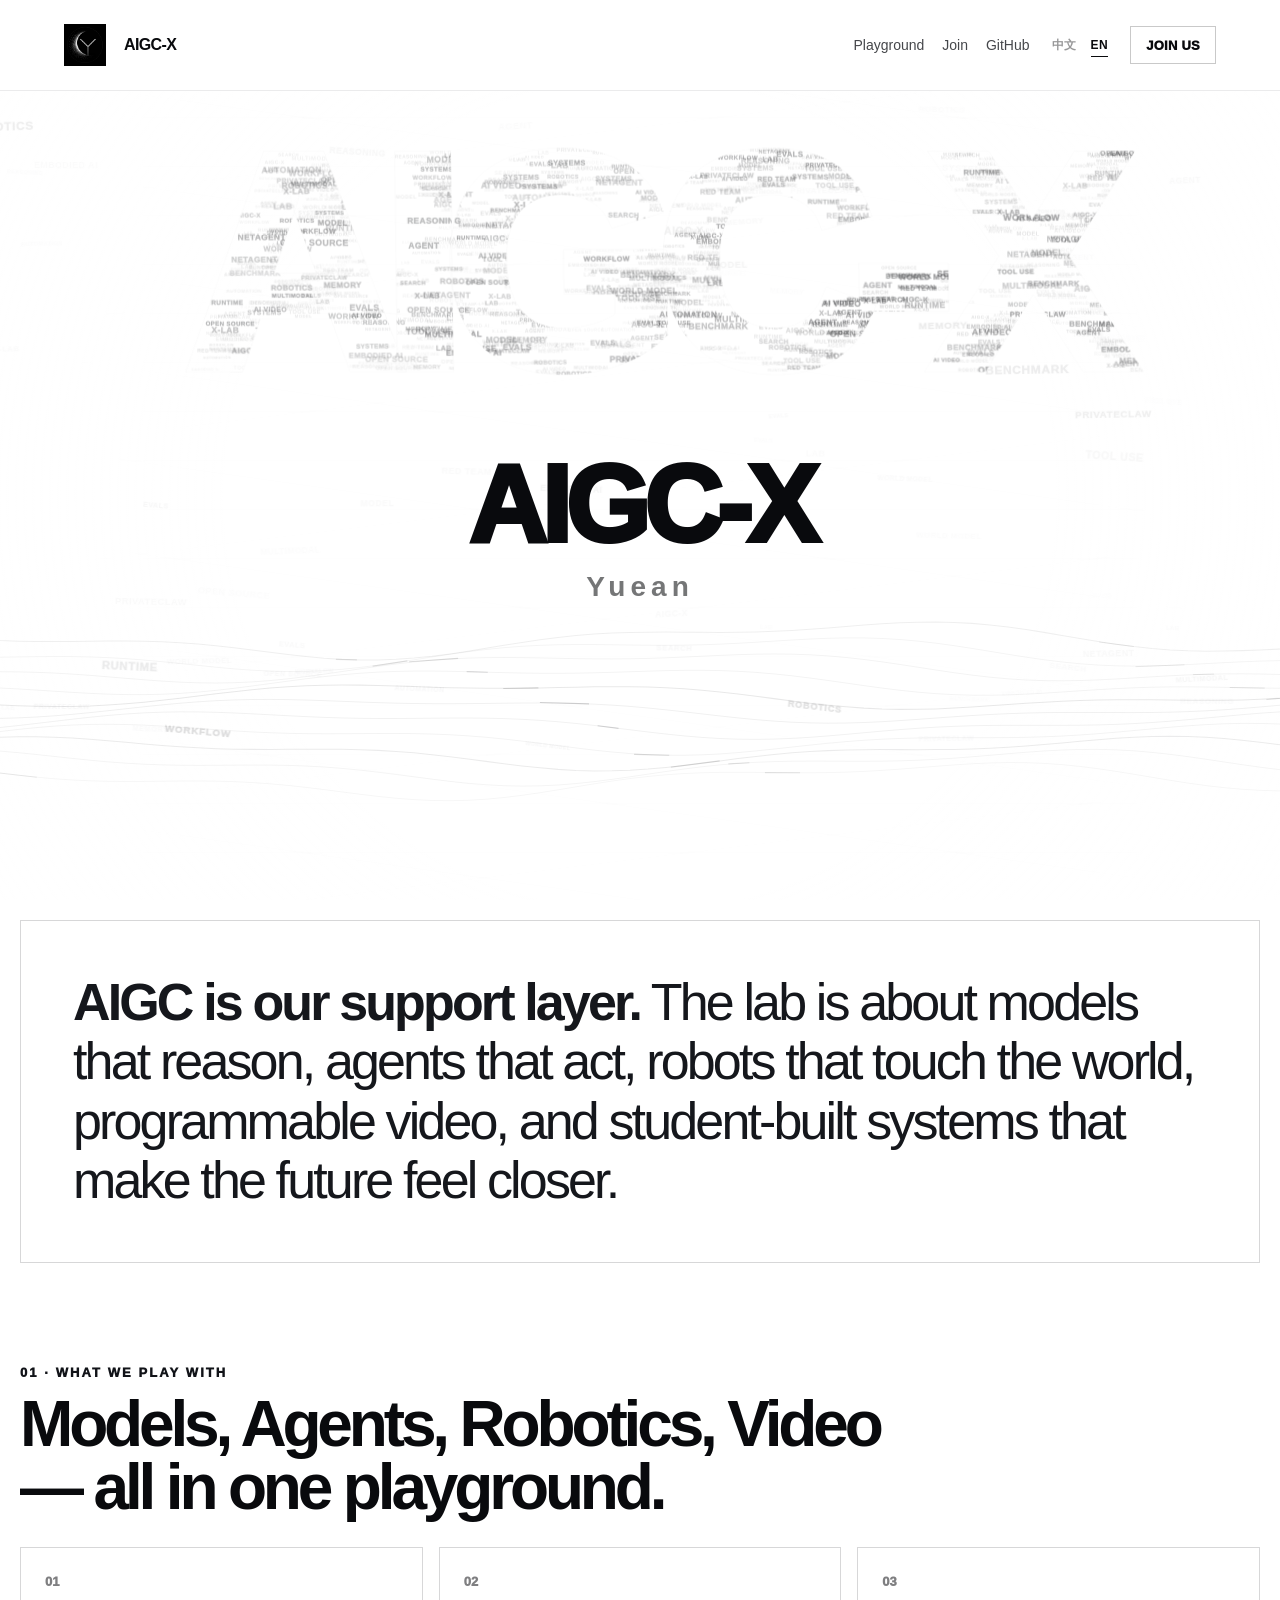
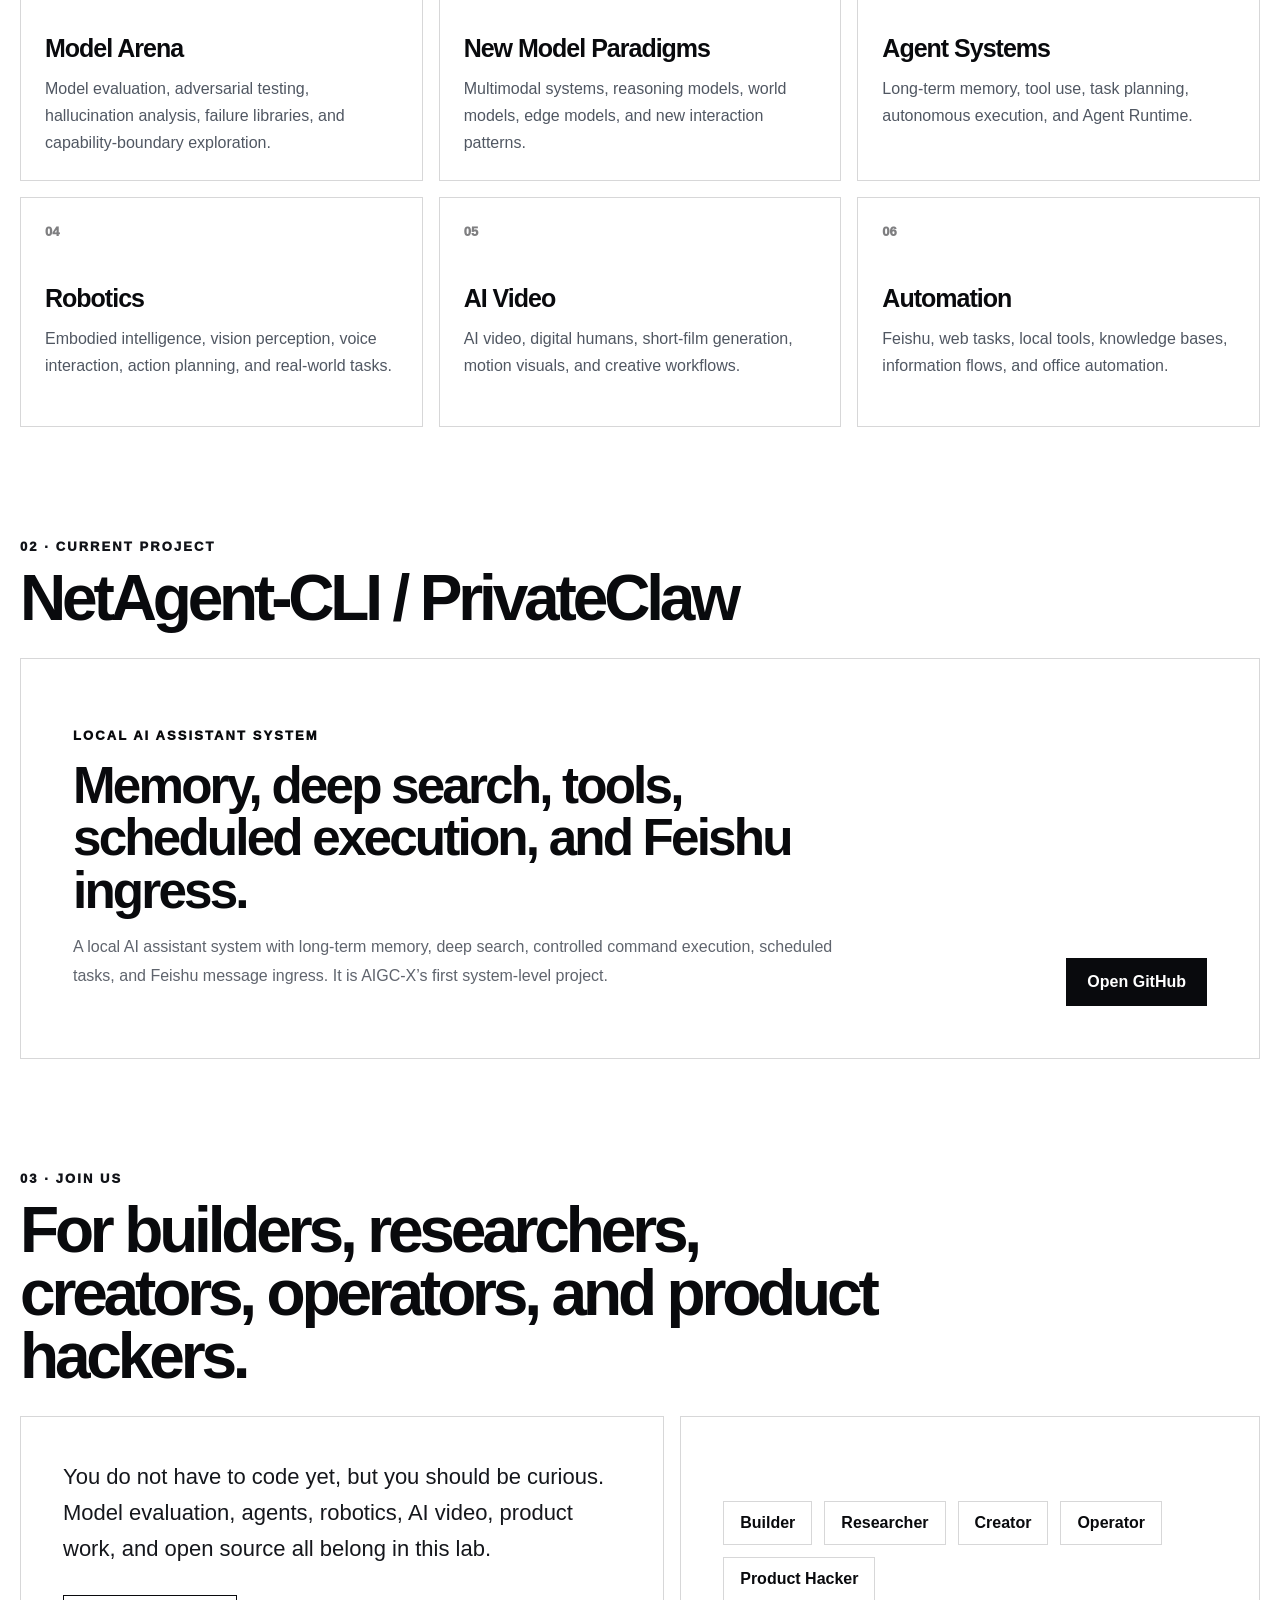
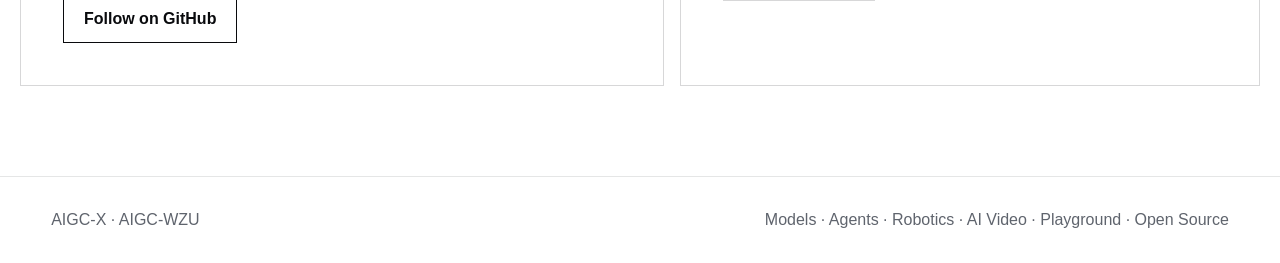
<file: index.html>
<!doctype html>
<html lang="en">
<head>
  <meta charset="UTF-8" />
  <meta name="viewport" content="width=device-width, initial-scale=1.0" />
  <title>AIGC-X · AIGC-WZU</title>
  <meta name="description" content="AIGC-X / AIGC-WZU is a New Intelligence Lab from Wenzhou University AIGC Club." />
  <meta name="theme-color" content="#ffffff" />
  <link rel="icon" type="image/png" href="./assets/favicon.png" />
  <link rel="stylesheet" href="./styles.css?v=20260611-region" />
</head>
<body>
  <div class="cursor-glow" id="cursorGlow"></div>
  <div class="noise"></div>

  <header class="nav">
    <a class="brand" href="./index.html" aria-label="AIGC-X home">
      <img class="brand-logo" src="./assets/yueon-mark-256.webp" alt="AIGC-X" width="42" height="42" decoding="async" />
      <span>AIGC-X</span>
    </a>
    <div class="nav-actions">
      <nav class="nav-links" aria-label="Main navigation">
        <a href="./playground/" data-i18n="nav.playground">Playground</a>
        <a href="#join" data-i18n="nav.join">Join</a>
        <a href="https://github.com/Yueon-Labs" target="_blank" rel="noreferrer" data-i18n="nav.github">GitHub</a>
      </nav>
      <div class="lang-switch" aria-label="Language switch">
        <button type="button" data-lang-switch="zh" aria-pressed="false">中文</button>
        <button type="button" data-lang-switch="en" aria-pressed="false">EN</button>
      </div>
      <a class="nav-join" href="./join.html" data-i18n="nav.joinUs">Join us</a>
    </div>
  </header>

  <main id="top">
    <section class="hero section-shell">
      <div id="tencentField" aria-hidden="true">
        <canvas class="micro-word-canvas" id="microWordCanvas"></canvas>
        <div class="flow-lines"></div>
        <div class="bottom-flow" id="bottomFlow"></div>
        <div id="ambientWords"></div>
      </div>
      <div class="hero-center">
        <h1>AIGC-X</h1>
        <p class="hero-subtitle">Yuean</p>
      </div>
    </section>

    <section class="section-shell manifesto">
      <p>
        <strong data-i18n="home.manifesto.strong">AIGC is our support layer.</strong>
        <span data-i18n="home.manifesto.rest">The lab is about models that reason, agents that act, robots that touch the world,
        videos that become programmable, and student-built systems that make the future feel closer.</span>
      </p>
    </section>

    <section class="section-shell" id="scope">
      <div class="section-heading">
        <span data-i18n="home.scope.eyebrow">01 · What we play with</span>
        <h2 data-i18n="home.scope.title">Models, Agents, Robotics, Video — all in one playground.</h2>
      </div>
      <div class="grid cards-grid">
        <article class="scope-card">
          <span>01</span>
          <h3 data-i18n="home.scope.model.title">Model Arena</h3>
          <p data-i18n="home.scope.model.body">模型评测、对抗测试、幻觉分析、失效案例库、能力边界探索。</p>
        </article>
        <article class="scope-card">
          <span>02</span>
          <h3 data-i18n="home.scope.paradigm.title">New Model Paradigms</h3>
          <p data-i18n="home.scope.paradigm.body">多模态、推理模型、世界模型、端侧模型、新交互范式。</p>
        </article>
        <article class="scope-card">
          <span>03</span>
          <h3 data-i18n="home.scope.agent.title">Agent Systems</h3>
          <p data-i18n="home.scope.agent.body">长期记忆、工具调用、任务规划、自主执行、Agent Runtime。</p>
        </article>
        <article class="scope-card">
          <span>04</span>
          <h3 data-i18n="home.scope.robotics.title">Robotics</h3>
          <p data-i18n="home.scope.robotics.body">具身智能、视觉感知、语音交互、动作规划、真实世界任务。</p>
        </article>
        <article class="scope-card">
          <span>05</span>
          <h3 data-i18n="home.scope.video.title">AI Video</h3>
          <p data-i18n="home.scope.video.body">AI 视频、数字人、短片生成、动态视觉、创意工作流。</p>
        </article>
        <article class="scope-card">
          <span>06</span>
          <h3 data-i18n="home.scope.automation.title">Automation</h3>
          <p data-i18n="home.scope.automation.body">飞书、网页、本地工具、知识库、信息流和办公流自动化。</p>
        </article>
      </div>
    </section>

    <section class="section-shell project-section" id="projects">
      <div class="section-heading">
        <span data-i18n="home.project.eyebrow">02 · Current project</span>
        <h2>NetAgent-CLI / PrivateClaw</h2>
      </div>
      <div class="project-card">
        <div>
          <p class="project-label" data-i18n="home.project.label">Local AI Assistant System</p>
          <h3 data-i18n="home.project.title">Memory, deep search, tools, scheduled execution, and Feishu ingress.</h3>
          <p data-i18n="home.project.body">
            一个本地 AI 助手系统，支持长期记忆、深度搜索、受控命令执行、定时任务和飞书消息接入。它是 AIGC-X 的第一个系统级项目。
          </p>
        </div>
        <a class="btn btn-primary" href="https://github.com/Yueon-Labs/NetAgent-CLI" target="_blank" rel="noreferrer" data-i18n="home.project.cta">Open GitHub</a>
      </div>
    </section>

    <section class="section-shell join-section" id="join">
      <div class="section-heading">
        <span data-i18n="home.join.eyebrow">03 · Join us</span>
        <h2 data-i18n="home.join.title">For builders, researchers, creators, operators, and product hackers.</h2>
      </div>
      <div class="join-grid">
        <div class="join-copy">
          <p data-i18n="home.join.body">
            你可以不会代码，但你最好有好奇心。想测模型、做 Agent、玩机器人、做 AI 视频、做产品、做开源，都可以加入这个实验场。
          </p>
          <a class="btn btn-secondary" href="https://github.com/Yueon-Labs" target="_blank" rel="noreferrer" data-i18n="home.join.cta">Follow on GitHub</a>
        </div>
        <div class="roles">
          <span data-i18n="home.role.builder">Builder</span>
          <span data-i18n="home.role.researcher">Researcher</span>
          <span data-i18n="home.role.creator">Creator</span>
          <span data-i18n="home.role.operator">Operator</span>
          <span data-i18n="home.role.product">Product Hacker</span>
        </div>
      </div>
    </section>
  </main>

  <footer class="footer">
    <span>AIGC-X · AIGC-WZU</span>
    <span data-i18n="footer.home">Models · Agents · Robotics · AI Video · Playground · Open Source</span>
  </footer>

  <script src="./i18n.js?v=20260611-region" defer></script>
  <script src="./script.js?v=20260609-playground" defer></script>
</body>
</html>
</file>
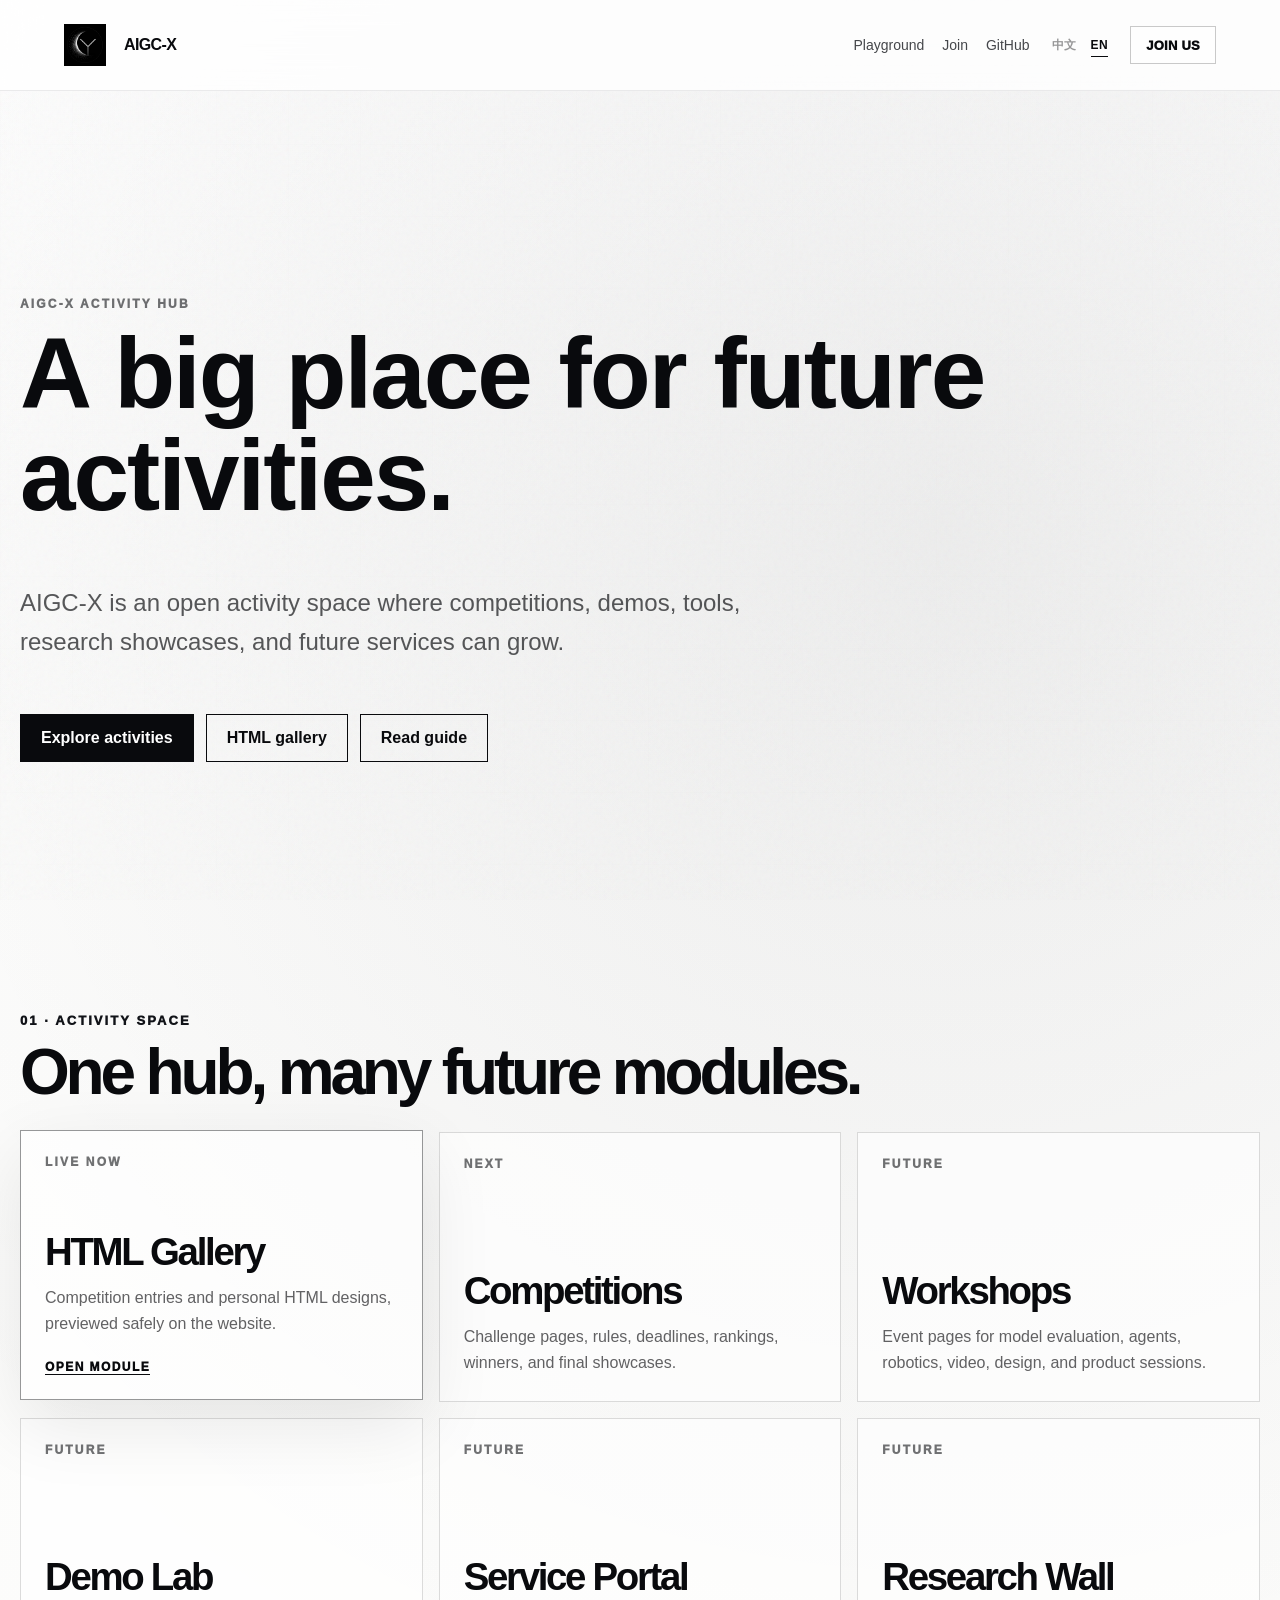
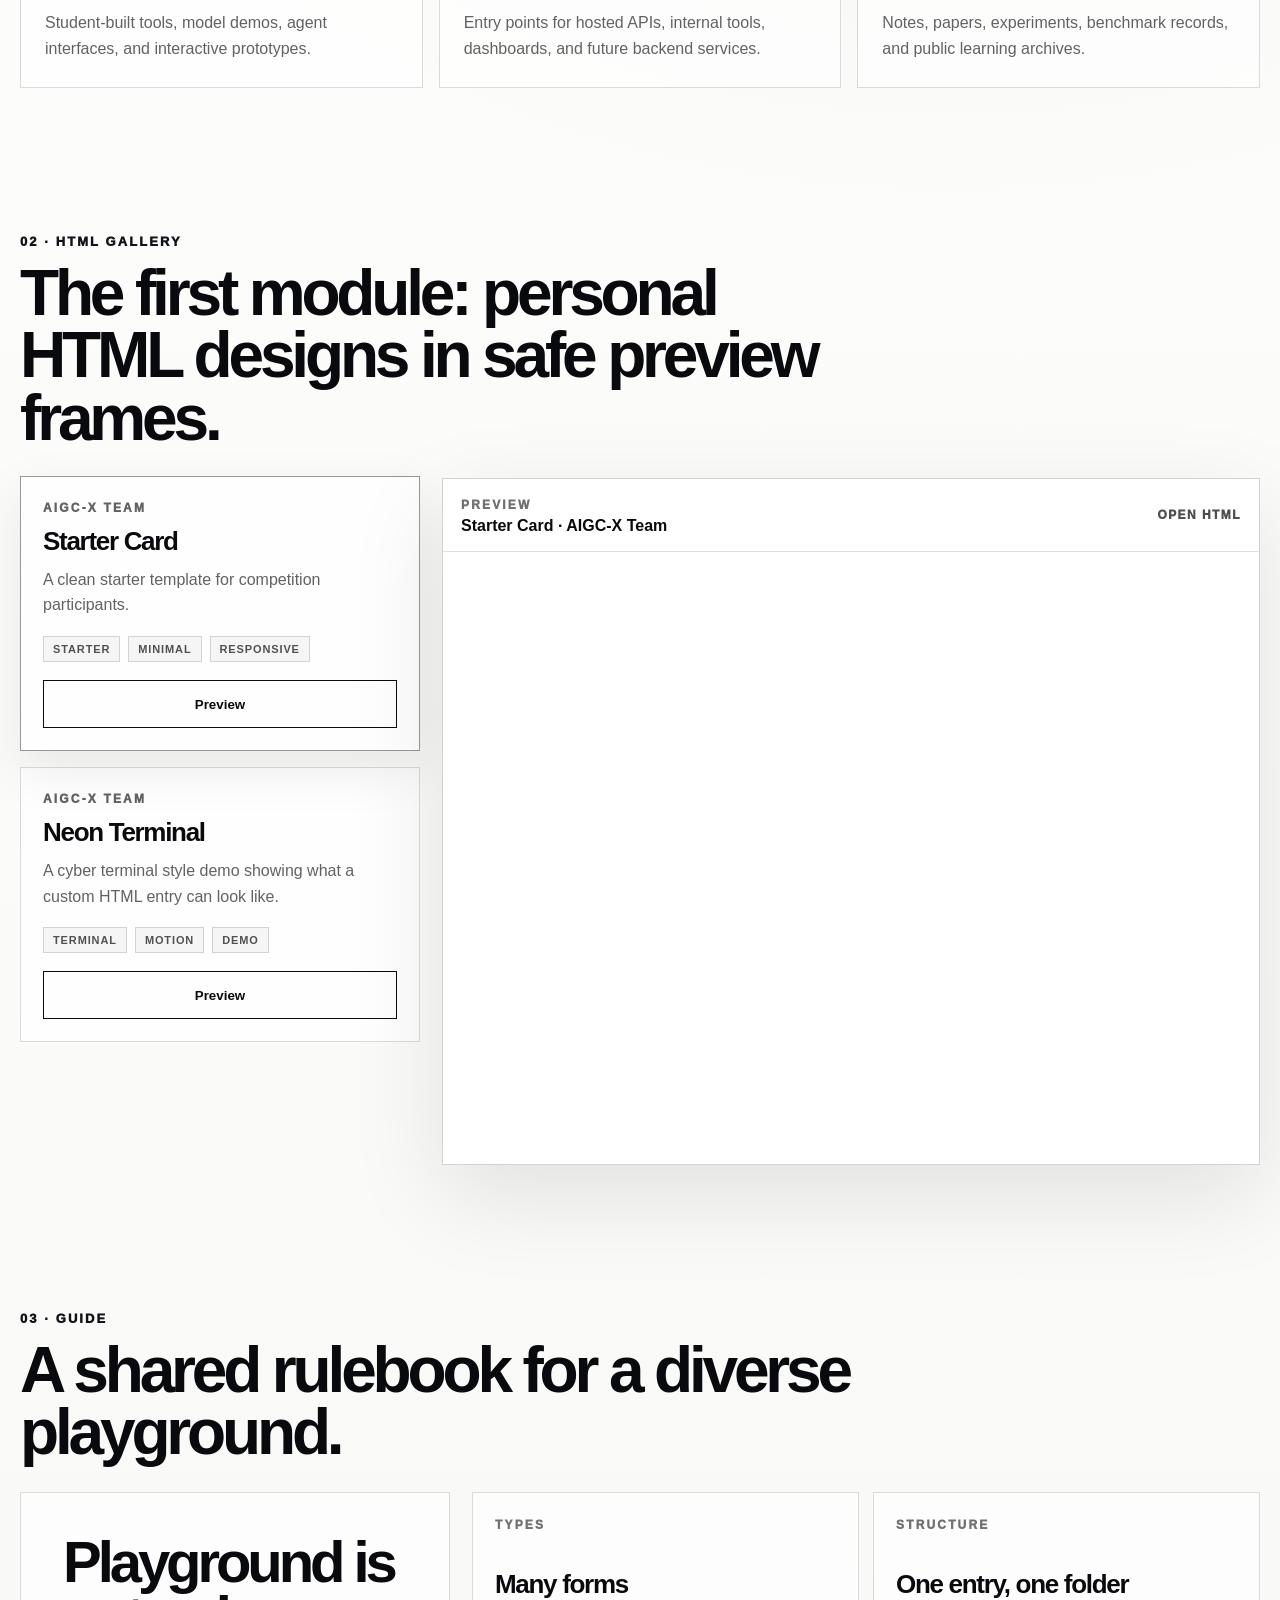
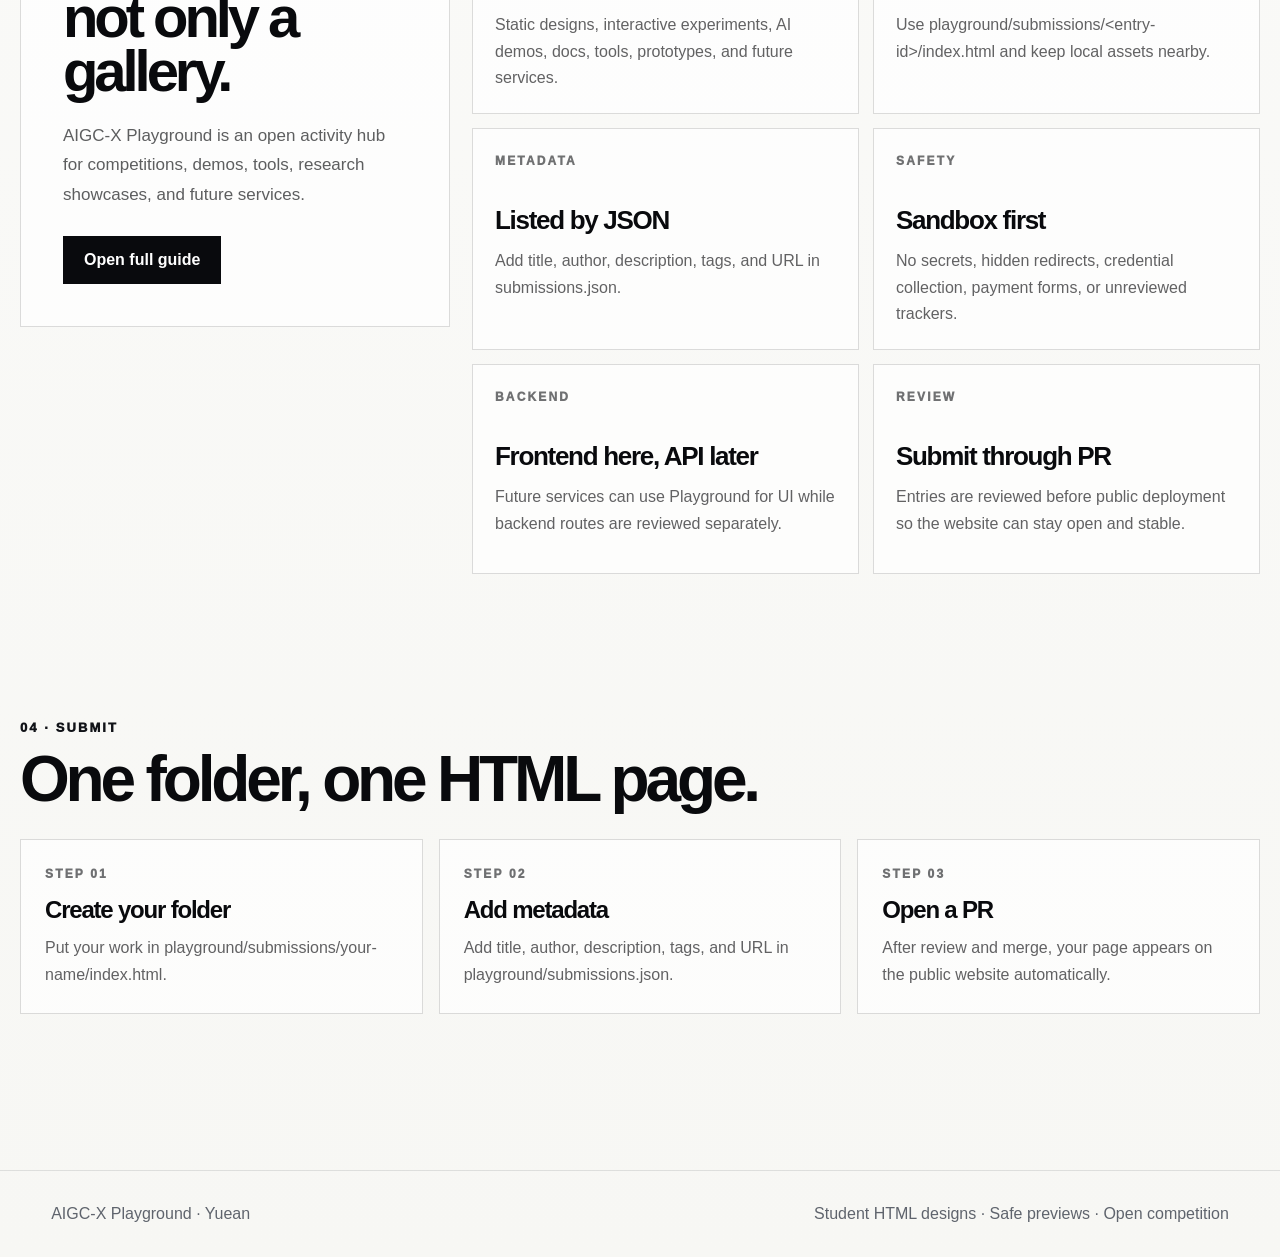
<file: playground/index.html>
<!doctype html>
<html lang="en">
<head>
  <meta charset="UTF-8" />
  <meta name="viewport" content="width=device-width, initial-scale=1.0" />
  <title>AIGC-X Playground · Yuean</title>
  <meta name="description" content="AIGC-X Playground is a competition gallery for student-built HTML designs." />
  <meta name="theme-color" content="#ffffff" />
  <link rel="icon" type="image/png" href="../assets/favicon.png" />
  <link rel="stylesheet" href="../styles.css?v=20260611-region" />
  <link rel="stylesheet" href="./playground.css?v=20260611-region" />
</head>
<body class="playground-page">
  <div class="noise"></div>

  <header class="nav">
    <a class="brand" href="../index.html" aria-label="AIGC-X home">
      <img class="brand-logo" src="../assets/yueon-mark-256.webp" alt="AIGC-X" width="42" height="42" decoding="async" />
      <span>AIGC-X</span>
    </a>
    <div class="nav-actions">
      <nav class="nav-links" aria-label="Main navigation">
        <a href="./index.html" aria-current="page" data-i18n="nav.playground">Playground</a>
        <a href="../join.html" data-i18n="nav.join">Join</a>
        <a href="https://github.com/Yueon-Labs" target="_blank" rel="noreferrer" data-i18n="nav.github">GitHub</a>
      </nav>
      <div class="lang-switch" aria-label="Language switch">
        <button type="button" data-lang-switch="zh" aria-pressed="false">中文</button>
        <button type="button" data-lang-switch="en" aria-pressed="false">EN</button>
      </div>
      <a class="nav-join" href="../join.html" data-i18n="nav.joinUs">Join us</a>
    </div>
  </header>

  <main class="playground-main">
    <section class="section-shell playground-hero" aria-labelledby="playgroundTitle">
      <p class="playground-kicker" data-i18n="playground.kicker">AIGC-X Activity Hub</p>
      <h1 id="playgroundTitle" data-i18n="playground.title">A big place for future activities.</h1>
      <p class="playground-lede" data-i18n="playground.lede">
        AIGC-X 的开放活动空间：比赛、Demo、工具、研究展示和未来服务都会从这里生长。
      </p>
      <div class="playground-actions">
        <a class="btn btn-primary" href="#activities" data-i18n="playground.cta.activities">Explore activities</a>
        <a class="btn btn-secondary" href="#gallery" data-i18n="playground.cta.gallery">HTML gallery</a>
        <a class="btn btn-secondary" href="#guide" data-i18n="playground.cta.guide">Read guide</a>
      </div>
    </section>

    <section class="section-shell activity-hub" id="activities" aria-labelledby="activitiesTitle">
      <div class="section-heading">
        <span data-i18n="playground.activities.eyebrow">01 · Activity space</span>
        <h2 id="activitiesTitle" data-i18n="playground.activities.title">One hub, many future modules.</h2>
      </div>
      <div class="activity-grid">
        <article class="activity-card is-live">
          <span data-i18n="playground.card.live">Live now</span>
          <h3 data-i18n="playground.html.title">HTML Gallery</h3>
          <p data-i18n="playground.html.desc">Competition entries and personal HTML designs, previewed safely on the website.</p>
          <a href="#gallery" data-i18n="playground.html.open">Open module</a>
        </article>
        <article class="activity-card">
          <span data-i18n="playground.card.next">Next</span>
          <h3 data-i18n="playground.competitions.title">Competitions</h3>
          <p data-i18n="playground.competitions.desc">Challenge pages, rules, deadlines, rankings, winners, and final showcases.</p>
        </article>
        <article class="activity-card">
          <span data-i18n="playground.card.future">Future</span>
          <h3 data-i18n="playground.workshops.title">Workshops</h3>
          <p data-i18n="playground.workshops.desc">Event pages for model evaluation, agents, robotics, video, design, and product sessions.</p>
        </article>
        <article class="activity-card">
          <span data-i18n="playground.card.future">Future</span>
          <h3 data-i18n="playground.demo.title">Demo Lab</h3>
          <p data-i18n="playground.demo.desc">Student-built tools, model demos, agent interfaces, and interactive prototypes.</p>
        </article>
        <article class="activity-card">
          <span data-i18n="playground.card.future">Future</span>
          <h3 data-i18n="playground.service.title">Service Portal</h3>
          <p data-i18n="playground.service.desc">Entry points for hosted APIs, internal tools, dashboards, and future backend services.</p>
        </article>
        <article class="activity-card">
          <span data-i18n="playground.card.future">Future</span>
          <h3 data-i18n="playground.research.title">Research Wall</h3>
          <p data-i18n="playground.research.desc">Notes, papers, experiments, benchmark records, and public learning archives.</p>
        </article>
      </div>
    </section>

    <section class="section-shell playground-panel" id="gallery" aria-labelledby="galleryTitle">
      <div class="section-heading">
        <span data-i18n="playground.gallery.eyebrow">02 · HTML Gallery</span>
        <h2 id="galleryTitle" data-i18n="playground.gallery.title">The first module: personal HTML designs in safe preview frames.</h2>
      </div>
      <div class="playground-layout">
        <div class="submission-list" id="submissionList" aria-label="Competition submissions"></div>
        <section class="preview-stage" aria-label="Selected submission preview">
          <div class="preview-toolbar">
            <div>
              <span class="preview-label" data-i18n="playground.preview">Preview</span>
              <strong id="previewTitle" data-i18n="playground.preview.empty">Select a submission</strong>
            </div>
            <a class="preview-open" id="previewOpen" href="#" target="_blank" rel="noreferrer" aria-disabled="true" data-i18n="playground.preview.open">Open HTML</a>
          </div>
          <iframe
            id="submissionFrame"
            title="Submission preview"
            sandbox="allow-scripts"
            loading="lazy"
            referrerpolicy="no-referrer"
          ></iframe>
        </section>
      </div>
    </section>

    <section class="section-shell playground-guide" id="guide" aria-labelledby="guideTitle">
      <div class="section-heading">
        <span data-i18n="playground.guide.eyebrow">03 · Guide</span>
        <h2 id="guideTitle" data-i18n="playground.guide.title">A shared rulebook for a diverse playground.</h2>
      </div>
      <div class="guide-layout">
        <article class="guide-intro">
          <h3 data-i18n="playground.guide.intro.title">Playground is not only a gallery.</h3>
          <p data-i18n="playground.guide.intro.body">
            AIGC-X Playground is an open activity hub for competitions, demos, tools,
            research showcases, and future services.
          </p>
          <a class="btn btn-primary" href="./GUIDE.md" target="_blank" rel="noreferrer" data-i18n="playground.guide.open">Open full guide</a>
        </article>
        <div class="guide-cards">
          <article>
            <span data-i18n="playground.guide.types.label">Types</span>
            <h3 data-i18n="playground.guide.types.title">Many forms</h3>
            <p data-i18n="playground.guide.types.body">Static designs, interactive experiments, AI demos, docs, tools, prototypes, and future services.</p>
          </article>
          <article>
            <span data-i18n="playground.guide.structure.label">Structure</span>
            <h3 data-i18n="playground.guide.structure.title">One entry, one folder</h3>
            <p data-i18n="playground.guide.structure.body">Use playground/submissions/&lt;entry-id&gt;/index.html and keep local assets nearby.</p>
          </article>
          <article>
            <span data-i18n="playground.guide.metadata.label">Metadata</span>
            <h3 data-i18n="playground.guide.metadata.title">Listed by JSON</h3>
            <p data-i18n="playground.guide.metadata.body">Add title, author, description, tags, and URL in submissions.json.</p>
          </article>
          <article>
            <span data-i18n="playground.guide.safety.label">Safety</span>
            <h3 data-i18n="playground.guide.safety.title">Sandbox first</h3>
            <p data-i18n="playground.guide.safety.body">No secrets, hidden redirects, credential collection, payment forms, or unreviewed trackers.</p>
          </article>
          <article>
            <span data-i18n="playground.guide.backend.label">Backend</span>
            <h3 data-i18n="playground.guide.backend.title">Frontend here, API later</h3>
            <p data-i18n="playground.guide.backend.body">Future services can use Playground for UI while backend routes are reviewed separately.</p>
          </article>
          <article>
            <span data-i18n="playground.guide.review.label">Review</span>
            <h3 data-i18n="playground.guide.review.title">Submit through PR</h3>
            <p data-i18n="playground.guide.review.body">Entries are reviewed before public deployment so the website can stay open and stable.</p>
          </article>
        </div>
      </div>
    </section>

    <section class="section-shell playground-submit" id="submit" aria-labelledby="submitTitle">
      <div class="section-heading">
        <span data-i18n="playground.submit.eyebrow">04 · Submit</span>
        <h2 id="submitTitle" data-i18n="playground.submit.title">One folder, one HTML page.</h2>
      </div>
      <div class="submit-grid">
        <article>
          <span data-i18n="playground.step1.label">Step 01</span>
          <h3 data-i18n="playground.step1.title">Create your folder</h3>
          <p data-i18n="playground.step1.body">Put your work in playground/submissions/your-name/index.html.</p>
        </article>
        <article>
          <span data-i18n="playground.step2.label">Step 02</span>
          <h3 data-i18n="playground.step2.title">Add metadata</h3>
          <p data-i18n="playground.step2.body">Add title, author, description, tags, and URL in playground/submissions.json.</p>
        </article>
        <article>
          <span data-i18n="playground.step3.label">Step 03</span>
          <h3 data-i18n="playground.step3.title">Open a PR</h3>
          <p data-i18n="playground.step3.body">After review and merge, your page appears on the public website automatically.</p>
        </article>
      </div>
    </section>
  </main>

  <footer class="footer">
    <span>AIGC-X Playground · Yuean</span>
    <span data-i18n="footer.playground">Student HTML designs · Safe previews · Open competition</span>
  </footer>

  <script src="../i18n.js?v=20260611-region" defer></script>
  <script src="./playground.js?v=20260611-region" defer></script>
</body>
</html>
</file>
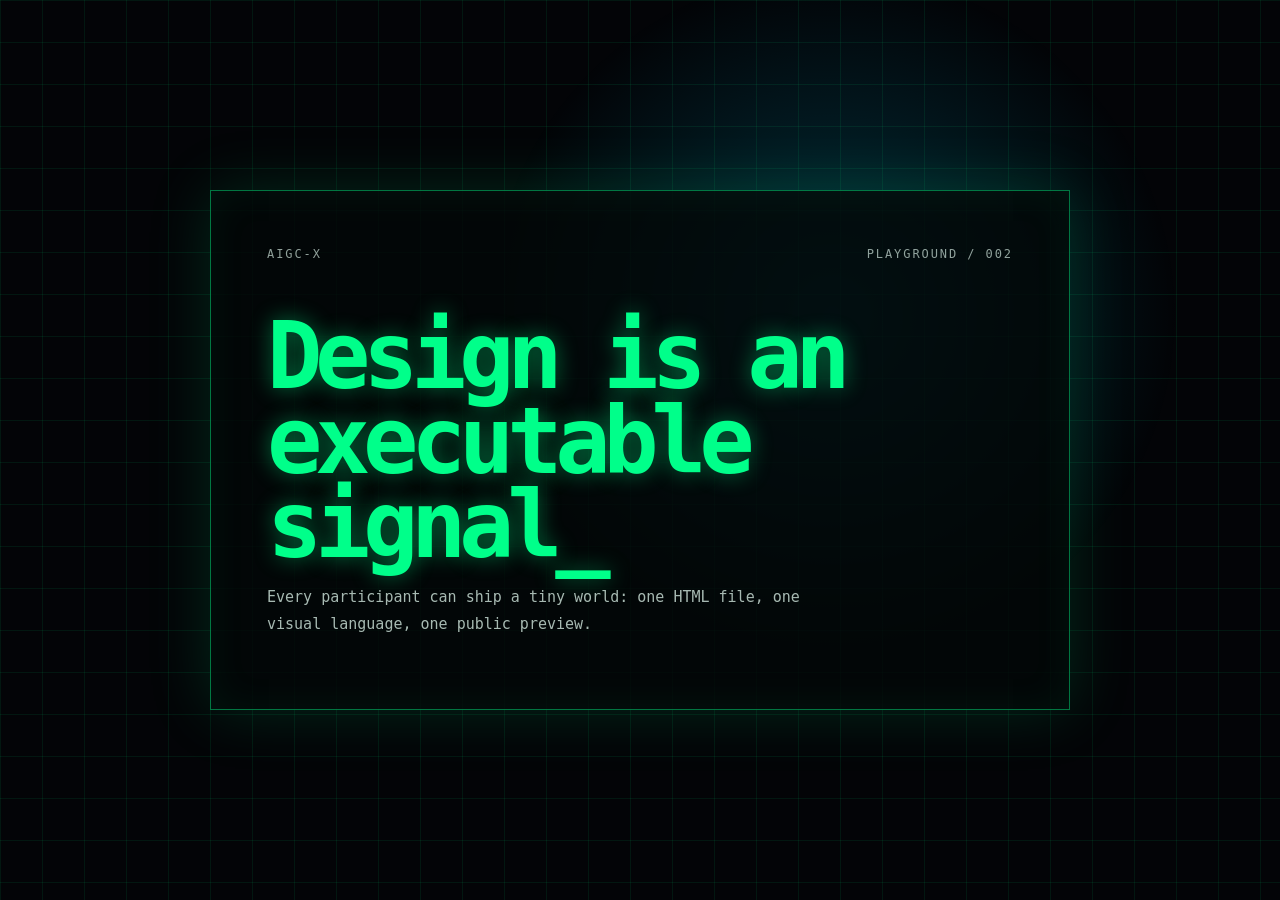
<file: playground/submissions/neon-terminal/index.html>
<!doctype html>
<html lang="en">
<head>
  <meta charset="UTF-8" />
  <meta name="viewport" content="width=device-width, initial-scale=1.0" />
  <title>Neon Terminal</title>
  <style>
    * { box-sizing: border-box; }
    body {
      margin: 0;
      min-height: 100vh;
      overflow: hidden;
      display: grid;
      place-items: center;
      background: #030407;
      color: #e8fff5;
      font-family: ui-monospace, SFMono-Regular, Menlo, Consolas, monospace;
    }
    body::before {
      content: "";
      position: fixed;
      inset: 0;
      background:
        linear-gradient(rgba(0,255,138,.08) 1px, transparent 1px),
        linear-gradient(90deg, rgba(0,255,138,.08) 1px, transparent 1px),
        radial-gradient(circle at 65% 35%, rgba(0,212,255,.22), transparent 34%);
      background-size: 42px 42px, 42px 42px, auto;
      animation: drift 12s linear infinite;
    }
    @keyframes drift { to { transform: translateY(42px); } }
    main {
      position: relative;
      width: min(860px, calc(100vw - 36px));
      min-height: 430px;
      border: 1px solid rgba(0,255,138,.45);
      background: rgba(3, 8, 8, .82);
      box-shadow: 0 0 60px rgba(0,255,138,.15), inset 0 0 40px rgba(0,255,138,.06);
      padding: clamp(24px, 5vw, 56px);
    }
    .bar {
      display: flex;
      justify-content: space-between;
      color: rgba(232,255,245,.62);
      font-size: 12px;
      letter-spacing: .16em;
      text-transform: uppercase;
      margin-bottom: 54px;
    }
    h1 {
      margin: 0;
      max-width: 720px;
      font-size: clamp(42px, 9vw, 92px);
      line-height: .92;
      letter-spacing: -.08em;
      color: #00ff8a;
      text-shadow: 0 0 22px rgba(0,255,138,.42);
    }
    p {
      width: min(540px, 100%);
      color: rgba(232,255,245,.72);
      line-height: 1.8;
      font-size: 15px;
    }
    .cursor { animation: blink .8s steps(1) infinite; }
    @keyframes blink { 50% { opacity: 0; } }
  </style>
</head>
<body>
  <main>
    <div class="bar"><span>AIGC-X</span><span>PLAYGROUND / 002</span></div>
    <h1>Design is an executable signal<span class="cursor">_</span></h1>
    <p>Every participant can ship a tiny world: one HTML file, one visual language, one public preview.</p>
  </main>
</body>
</html>
</file>
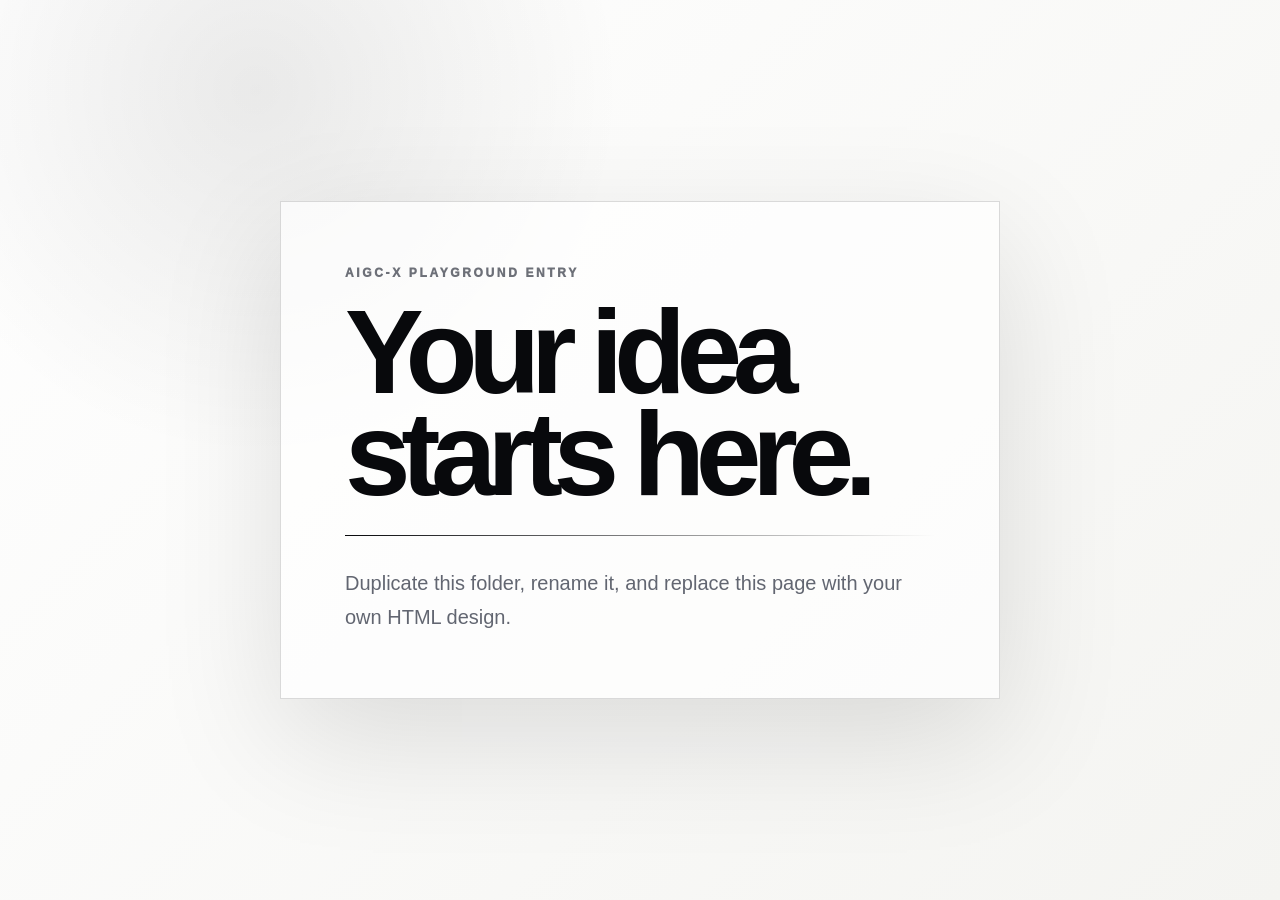
<file: playground/submissions/starter-card/index.html>
<!doctype html>
<html lang="en">
<head>
  <meta charset="UTF-8" />
  <meta name="viewport" content="width=device-width, initial-scale=1.0" />
  <title>Starter Card</title>
  <style>
    * { box-sizing: border-box; }
    body {
      margin: 0;
      min-height: 100vh;
      display: grid;
      place-items: center;
      background:
        radial-gradient(circle at 20% 10%, rgba(0,0,0,.08), transparent 28%),
        linear-gradient(135deg, #fff, #f4f4f1);
      color: #08090c;
      font-family: -apple-system, BlinkMacSystemFont, "Segoe UI", sans-serif;
    }
    main {
      width: min(720px, calc(100vw - 40px));
      border: 1px solid rgba(0,0,0,.14);
      background: rgba(255,255,255,.7);
      box-shadow: 0 40px 120px rgba(0,0,0,.12);
      padding: clamp(28px, 6vw, 64px);
    }
    p:first-child {
      margin: 0 0 22px;
      font-size: 12px;
      font-weight: 950;
      letter-spacing: .22em;
      text-transform: uppercase;
      color: #6d7078;
    }
    h1 {
      margin: 0;
      font-size: clamp(52px, 12vw, 118px);
      line-height: .86;
      letter-spacing: -.08em;
    }
    .line {
      height: 1px;
      margin: 30px 0;
      background: linear-gradient(90deg, #08090c, transparent);
    }
    p:last-child {
      margin: 0;
      color: #626671;
      font-size: clamp(16px, 2vw, 20px);
      line-height: 1.7;
    }
  </style>
</head>
<body>
  <main>
    <p>AIGC-X Playground Entry</p>
    <h1>Your idea starts here.</h1>
    <div class="line"></div>
    <p>Duplicate this folder, rename it, and replace this page with your own HTML design.</p>
  </main>
</body>
</html>
</file>
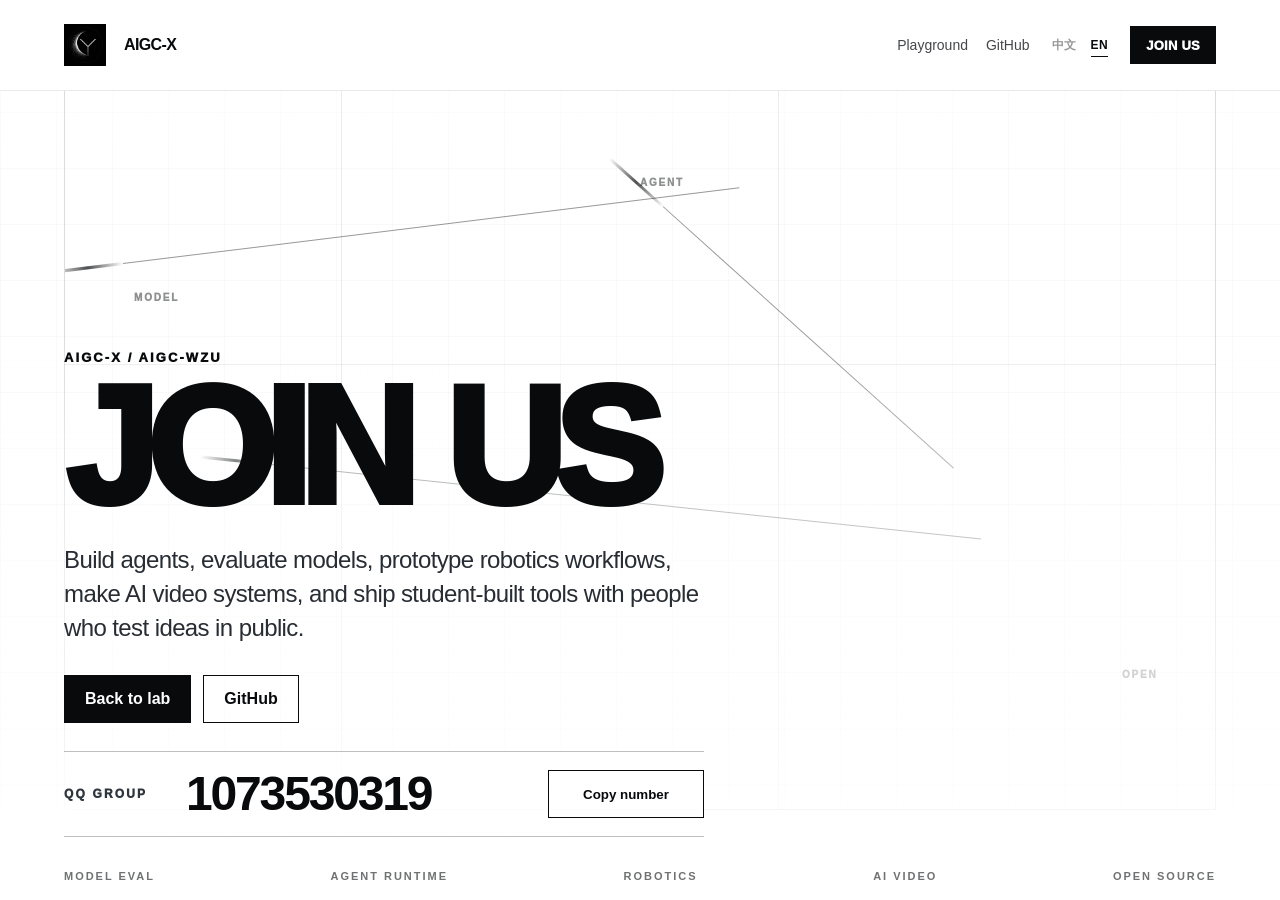
<file: join.html>
<!doctype html>
<html lang="en">
<head>
  <meta charset="UTF-8" />
  <meta name="viewport" content="width=device-width, initial-scale=1.0" />
  <title>Join AIGC-X</title>
  <meta name="description" content="Join AIGC-X through the AIGC-WZU QQ group." />
  <meta name="theme-color" content="#ffffff" />
  <link rel="icon" type="image/png" href="./assets/favicon.png" />
  <link rel="stylesheet" href="./styles.css?v=20260611-region" />
</head>
<body class="join-page">
  <header class="nav">
    <a class="brand" href="./index.html" aria-label="AIGC-X home">
      <img class="brand-logo" src="./assets/yueon-mark-256.webp" alt="AIGC-X" width="42" height="42" decoding="async" />
      <span>AIGC-X</span>
    </a>
    <div class="nav-actions">
      <nav class="nav-links" aria-label="Main navigation">
        <a href="./playground/" data-i18n="nav.playground">Playground</a>
        <a href="https://github.com/Yueon-Labs" target="_blank" rel="noreferrer" data-i18n="nav.github">GitHub</a>
      </nav>
      <div class="lang-switch" aria-label="Language switch">
        <button type="button" data-lang-switch="zh" aria-pressed="false">中文</button>
        <button type="button" data-lang-switch="en" aria-pressed="false">EN</button>
      </div>
      <a class="nav-join is-active" href="./join.html" aria-current="page" data-i18n="nav.joinUs">Join us</a>
    </div>
  </header>

  <main class="join-main">
    <section class="join-hero" aria-labelledby="joinTitle">
      <div class="join-grid-overlay" aria-hidden="true"></div>
      <div class="join-static-map" aria-hidden="true">
        <div class="map-axis map-axis-a"></div>
        <div class="map-axis map-axis-b"></div>
        <div class="map-axis map-axis-c"></div>
        <span class="map-label label-a">MODEL</span>
        <span class="map-label label-b">AGENT</span>
        <span class="map-label label-c">OPEN</span>
      </div>

      <div class="join-content">
        <div class="join-statement">
          <p class="join-kicker">AIGC-X / AIGC-WZU</p>
          <h1 id="joinTitle" data-i18n="join.title">Join us</h1>
          <p class="join-lede" data-i18n="join.lede">
            Build agents, evaluate models, prototype robotics workflows, make AI video systems,
            and ship student-built tools with people who are willing to test ideas in public.
          </p>
          <div class="join-actions">
            <a class="btn btn-primary" href="./index.html" data-i18n="join.back">Back to lab</a>
            <a class="btn btn-secondary" href="https://github.com/Yueon-Labs" target="_blank" rel="noreferrer">GitHub</a>
          </div>

          <aside class="qq-card" aria-label="AIGC-X QQ group">
            <span class="qq-label" data-i18n="join.qq">QQ Group</span>
            <strong>1073530319</strong>
            <button class="btn btn-secondary qq-copy" type="button" data-copy="1073530319" data-i18n="join.copy">Copy number</button>
          </aside>
        </div>
      </div>

      <div class="join-radar" aria-hidden="true">
        <span>MODEL EVAL</span>
        <span>AGENT RUNTIME</span>
        <span>ROBOTICS</span>
        <span>AI VIDEO</span>
        <span>OPEN SOURCE</span>
      </div>
    </section>
  </main>

  <script src="./i18n.js?v=20260611-region" defer></script>
  <script src="./script.js?v=20260609-playground" defer></script>
</body>
</html>
</file>
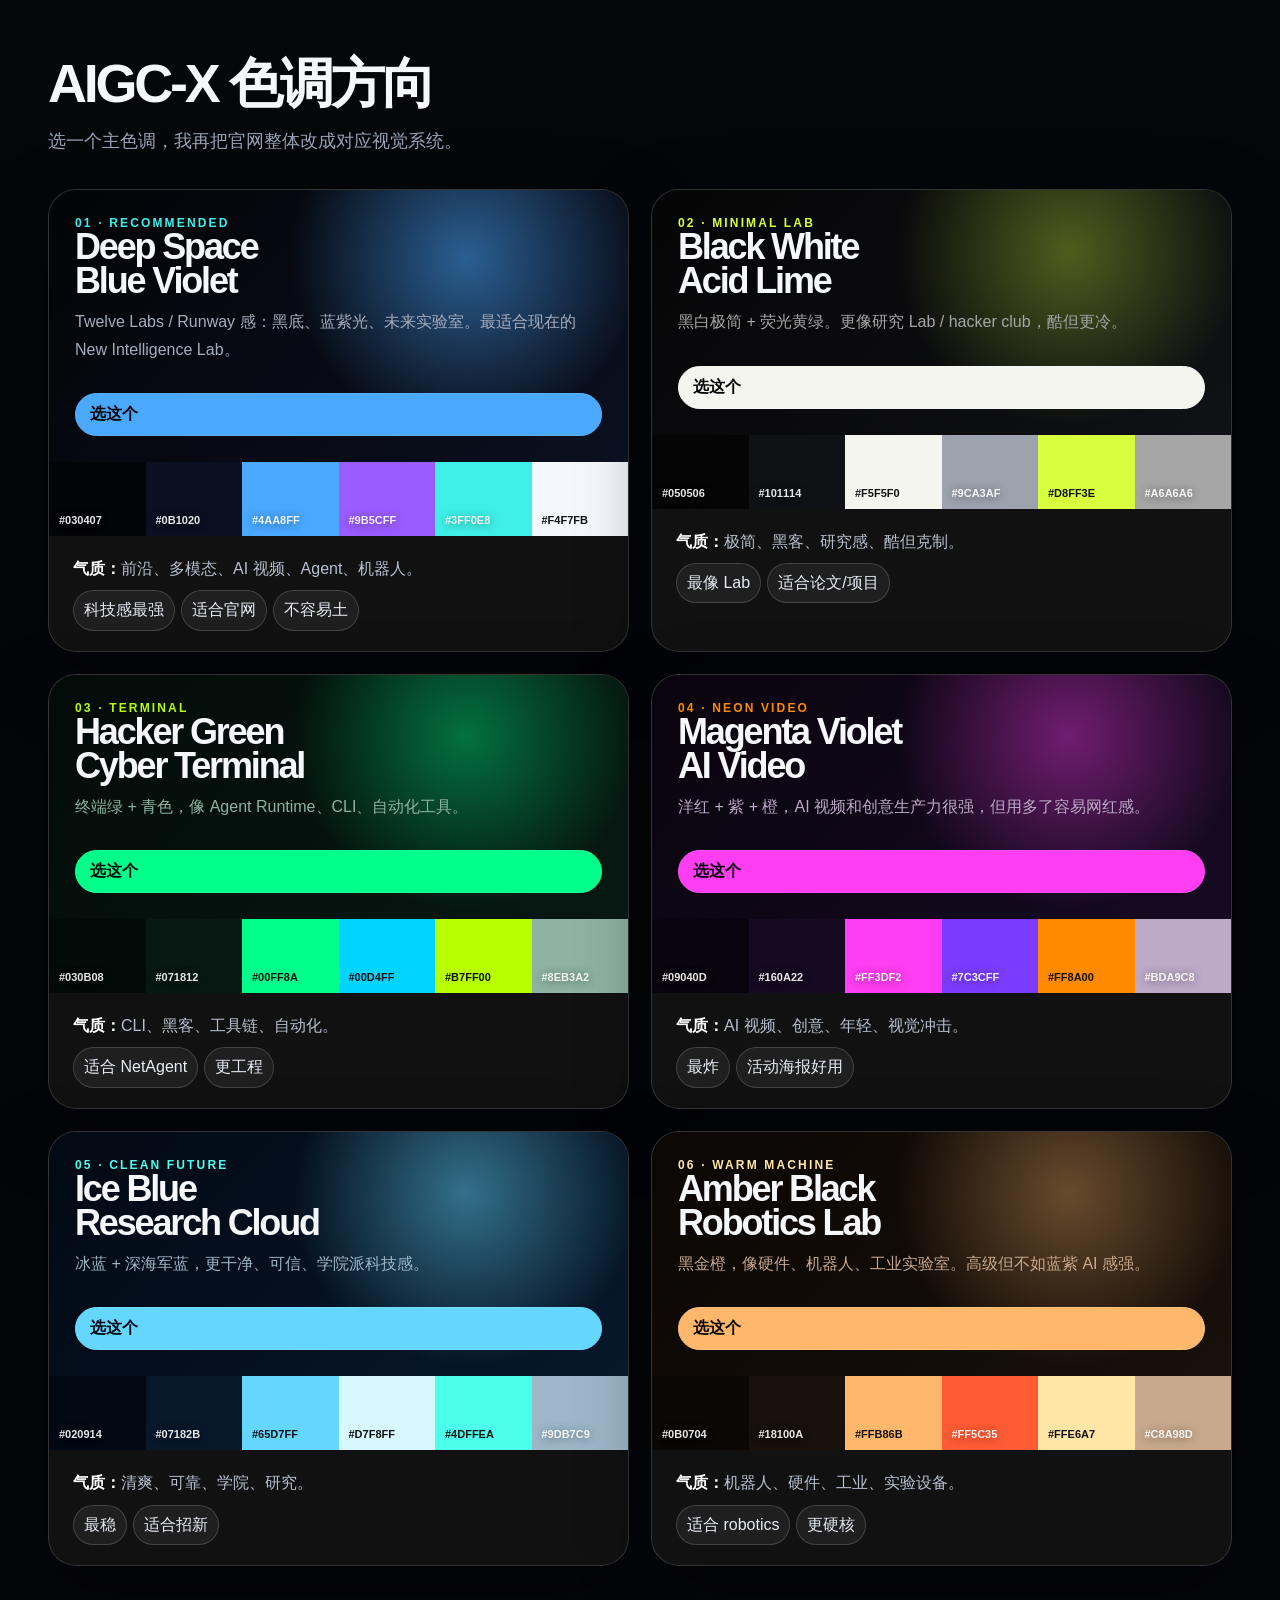
<file: palettes.html>
<!doctype html>
<html lang="zh-CN">
<head>
  <meta charset="UTF-8" />
  <meta name="viewport" content="width=device-width, initial-scale=1.0" />
  <title>AIGC-X Color Palettes</title>
  <style>
    *{box-sizing:border-box} body{margin:0;background:#05060a;color:#f5f7fb;font-family:Inter,-apple-system,BlinkMacSystemFont,"Noto Sans SC",sans-serif;padding:48px} h1{font-size:54px;letter-spacing:-.06em;margin:0 0 8px} .sub{color:#9aa3b5;margin:0 0 36px;font-size:18px}.grid{display:grid;grid-template-columns:repeat(2,minmax(0,1fr));gap:22px;max-width:1280px}.card{border:1px solid rgba(255,255,255,.14);border-radius:28px;overflow:hidden;background:#111;box-shadow:0 24px 70px rgba(0,0,0,.38)}.hero{min-height:210px;padding:26px;display:flex;flex-direction:column;justify-content:space-between;position:relative;overflow:hidden}.hero:before{content:"";position:absolute;inset:0;background:radial-gradient(circle at 72% 25%,var(--glow),transparent 38%);opacity:.95}.hero>*{position:relative}.tag{font-size:12px;font-weight:900;letter-spacing:.18em;color:var(--accent)}.title{font-size:36px;font-weight:900;letter-spacing:-.06em;line-height:.95}.desc{color:var(--muted);line-height:1.7;margin-top:10px}.swatches{display:grid;grid-template-columns:repeat(6,1fr)}.sw{height:74px;padding:10px;font-size:11px;font-weight:800;display:flex;align-items:end;color:rgba(255,255,255,.9);text-shadow:0 1px 10px rgba(0,0,0,.45)}.info{padding:20px 24px;color:#b8c0cf;line-height:1.65}.use{color:white;font-weight:800}.p1{--bg:#030407;--surface:#0b1020;--primary:#4aa8ff;--secondary:#9b5cff;--accent:#3ff0e8;--muted:#a5adbd;--glow:rgba(74,168,255,.56)}.p2{--bg:#050506;--surface:#101114;--primary:#f5f5f0;--secondary:#9ca3af;--accent:#d8ff3e;--muted:#a6a6a6;--glow:rgba(216,255,62,.35)}.p3{--bg:#030b08;--surface:#071812;--primary:#00ff8a;--secondary:#00d4ff;--accent:#b7ff00;--muted:#8eb3a2;--glow:rgba(0,255,138,.42)}.p4{--bg:#09040d;--surface:#160a22;--primary:#ff3df2;--secondary:#7c3cff;--accent:#ff8a00;--muted:#bda9c8;--glow:rgba(255,61,242,.42)}.p5{--bg:#020914;--surface:#07182b;--primary:#65d7ff;--secondary:#d7f8ff;--accent:#4dffea;--muted:#9db7c9;--glow:rgba(101,215,255,.5)}.p6{--bg:#0b0704;--surface:#18100a;--primary:#ffb86b;--secondary:#ff5c35;--accent:#ffe6a7;--muted:#c8a98d;--glow:rgba(255,184,107,.38)}.mini{background:linear-gradient(135deg,var(--bg),var(--surface));}.btn{display:inline-block;margin-top:14px;border:1px solid color-mix(in srgb,var(--primary),white 10%);color:var(--bg);background:var(--primary);padding:10px 14px;border-radius:999px;font-weight:900}.code{font-family:ui-monospace,SFMono-Regular,Menlo,monospace;font-size:12px;color:#d5d9e4}.badge{display:inline-flex;border:1px solid rgba(255,255,255,.16);border-radius:999px;padding:6px 10px;margin-right:6px;margin-top:8px;color:#e8ecf5;background:rgba(255,255,255,.06)}@media(max-width:900px){body{padding:24px}.grid{grid-template-columns:1fr}h1{font-size:40px}}
  </style>
</head>
<body>
  <h1>AIGC-X 色调方向</h1>
  <p class="sub">选一个主色调，我再把官网整体改成对应视觉系统。</p>
  <div class="grid">
    <section class="card p1"><div class="hero mini"><div><div class="tag">01 · RECOMMENDED</div><div class="title">Deep Space<br/>Blue Violet</div><p class="desc">Twelve Labs / Runway 感：黑底、蓝紫光、未来实验室。最适合现在的 New Intelligence Lab。</p></div><a class="btn">选这个</a></div><div class="swatches"><div class="sw" style="background:#030407">#030407</div><div class="sw" style="background:#0b1020">#0B1020</div><div class="sw" style="background:#4aa8ff">#4AA8FF</div><div class="sw" style="background:#9b5cff">#9B5CFF</div><div class="sw" style="background:#3ff0e8">#3FF0E8</div><div class="sw" style="background:#f4f7fb;color:#111;text-shadow:none">#F4F7FB</div></div><div class="info"><span class="use">气质：</span>前沿、多模态、AI 视频、Agent、机器人。<br/><span class="badge">科技感最强</span><span class="badge">适合官网</span><span class="badge">不容易土</span></div></section>
    <section class="card p2"><div class="hero mini"><div><div class="tag">02 · MINIMAL LAB</div><div class="title">Black White<br/>Acid Lime</div><p class="desc">黑白极简 + 荧光黄绿。更像研究 Lab / hacker club，酷但更冷。</p></div><a class="btn">选这个</a></div><div class="swatches"><div class="sw" style="background:#050506">#050506</div><div class="sw" style="background:#101114">#101114</div><div class="sw" style="background:#f5f5f0;color:#111;text-shadow:none">#F5F5F0</div><div class="sw" style="background:#9ca3af">#9CA3AF</div><div class="sw" style="background:#d8ff3e;color:#111;text-shadow:none">#D8FF3E</div><div class="sw" style="background:#a6a6a6">#A6A6A6</div></div><div class="info"><span class="use">气质：</span>极简、黑客、研究感、酷但克制。<br/><span class="badge">最像 Lab</span><span class="badge">适合论文/项目</span></div></section>
    <section class="card p3"><div class="hero mini"><div><div class="tag">03 · TERMINAL</div><div class="title">Hacker Green<br/>Cyber Terminal</div><p class="desc">终端绿 + 青色，像 Agent Runtime、CLI、自动化工具。</p></div><a class="btn">选这个</a></div><div class="swatches"><div class="sw" style="background:#030b08">#030B08</div><div class="sw" style="background:#071812">#071812</div><div class="sw" style="background:#00ff8a;color:#111;text-shadow:none">#00FF8A</div><div class="sw" style="background:#00d4ff;color:#111;text-shadow:none">#00D4FF</div><div class="sw" style="background:#b7ff00;color:#111;text-shadow:none">#B7FF00</div><div class="sw" style="background:#8eb3a2">#8EB3A2</div></div><div class="info"><span class="use">气质：</span>CLI、黑客、工具链、自动化。<br/><span class="badge">适合 NetAgent</span><span class="badge">更工程</span></div></section>
    <section class="card p4"><div class="hero mini"><div><div class="tag">04 · NEON VIDEO</div><div class="title">Magenta Violet<br/>AI Video</div><p class="desc">洋红 + 紫 + 橙，AI 视频和创意生产力很强，但用多了容易网红感。</p></div><a class="btn">选这个</a></div><div class="swatches"><div class="sw" style="background:#09040d">#09040D</div><div class="sw" style="background:#160a22">#160A22</div><div class="sw" style="background:#ff3df2">#FF3DF2</div><div class="sw" style="background:#7c3cff">#7C3CFF</div><div class="sw" style="background:#ff8a00;color:#111;text-shadow:none">#FF8A00</div><div class="sw" style="background:#bda9c8">#BDA9C8</div></div><div class="info"><span class="use">气质：</span>AI 视频、创意、年轻、视觉冲击。<br/><span class="badge">最炸</span><span class="badge">活动海报好用</span></div></section>
    <section class="card p5"><div class="hero mini"><div><div class="tag">05 · CLEAN FUTURE</div><div class="title">Ice Blue<br/>Research Cloud</div><p class="desc">冰蓝 + 深海军蓝，更干净、可信、学院派科技感。</p></div><a class="btn">选这个</a></div><div class="swatches"><div class="sw" style="background:#020914">#020914</div><div class="sw" style="background:#07182b">#07182B</div><div class="sw" style="background:#65d7ff;color:#111;text-shadow:none">#65D7FF</div><div class="sw" style="background:#d7f8ff;color:#111;text-shadow:none">#D7F8FF</div><div class="sw" style="background:#4dffea;color:#111;text-shadow:none">#4DFFEA</div><div class="sw" style="background:#9db7c9">#9DB7C9</div></div><div class="info"><span class="use">气质：</span>清爽、可靠、学院、研究。<br/><span class="badge">最稳</span><span class="badge">适合招新</span></div></section>
    <section class="card p6"><div class="hero mini"><div><div class="tag">06 · WARM MACHINE</div><div class="title">Amber Black<br/>Robotics Lab</div><p class="desc">黑金橙，像硬件、机器人、工业实验室。高级但不如蓝紫 AI 感强。</p></div><a class="btn">选这个</a></div><div class="swatches"><div class="sw" style="background:#0b0704">#0B0704</div><div class="sw" style="background:#18100a">#18100A</div><div class="sw" style="background:#ffb86b;color:#111;text-shadow:none">#FFB86B</div><div class="sw" style="background:#ff5c35">#FF5C35</div><div class="sw" style="background:#ffe6a7;color:#111;text-shadow:none">#FFE6A7</div><div class="sw" style="background:#c8a98d">#C8A98D</div></div><div class="info"><span class="use">气质：</span>机器人、硬件、工业、实验设备。<br/><span class="badge">适合 robotics</span><span class="badge">更硬核</span></div></section>
  </div>
</body>
</html>
</file>
<file: styles.css>
:root {
  color-scheme: light;
  --bg: #fff;
  --ink: #090a0d;
  --muted: #777b84;
  --line: rgba(9,10,13,.16);
  --soft: rgba(9,10,13,.055);
  --radius: 0px;
}

* { box-sizing: border-box; }
html { scroll-behavior: smooth; }
body {
  margin: 0;
  font-family: -apple-system, BlinkMacSystemFont, "Segoe UI", "PingFang SC", "Hiragino Sans GB", "Microsoft YaHei", "Noto Sans SC", Arial, sans-serif;
  background: var(--bg);
  color: var(--ink);
  overflow-x: hidden;
}

body::before {
  content: "";
  position: fixed;
  inset: 0;
  pointer-events: none;
  background-image:
    linear-gradient(rgba(9,10,13,.018) 1px, transparent 1px),
    linear-gradient(90deg, rgba(9,10,13,.018) 1px, transparent 1px);
  background-size: 72px 72px;
  opacity: .24;
}

.noise {
  position: fixed;
  inset: 0;
  opacity: .055;
  pointer-events: none;
  background-image: url("data:image/svg+xml,%3Csvg viewBox='0 0 240 240' xmlns='http://www.w3.org/2000/svg'%3E%3Cfilter id='n'%3E%3CfeTurbulence type='fractalNoise' baseFrequency='.9' numOctaves='3' stitchTiles='stitch'/%3E%3C/filter%3E%3Crect width='100%25' height='100%25' filter='url(%23n)' opacity='.65'/%3E%3C/svg%3E");
}

.cursor-glow {
  display: none;
  position: fixed;
  left: 0;
  top: 0;
  z-index: 1;
  width: clamp(220px, 28vw, 420px);
  height: clamp(220px, 28vw, 420px);
  border-radius: 50%;
  pointer-events: none;
  opacity: 0;
  background:
    radial-gradient(circle at 50% 50%,
      rgba(9,10,13,.105) 0%,
      rgba(9,10,13,.055) 23%,
      rgba(9,10,13,.018) 48%,
      transparent 72%);
  filter: blur(18px);
  mix-blend-mode: multiply;
  transform: translate3d(-50%, -50%, 0) scale(.92);
  transition: opacity .35s ease;
  will-change: transform, opacity;
}
.cursor-glow.is-active { opacity: .62; }
@media (pointer: fine) and (prefers-reduced-motion: no-preference) {
  .cursor-glow { display: block; }
}
@media (pointer: coarse), (prefers-reduced-motion: reduce) {
  .cursor-glow { display: none; }
}
a { color: inherit; text-decoration: none; }

.nav {
  position: fixed;
  top: 0;
  left: 0;
  right: 0;
  z-index: 10;
  display: flex;
  align-items: center;
  justify-content: space-between;
  padding: 24px clamp(24px, 5vw, 86px);
  background: rgba(255,255,255,.78);
  backdrop-filter: blur(18px);
  border-bottom: 1px solid rgba(9,10,13,.08);
}
.brand, .nav-links, .nav-actions { display: flex; align-items: center; gap: 18px; }
.brand { font-weight: 900; letter-spacing: -.04em; }
.brand-logo {
  width: 42px;
  height: 42px;
  object-fit: cover;
  display: block;
  filter: none;
}
.nav-links { color: #111318; font-size: 14px; }
.nav-links a { opacity: .78; }
.nav-links a:hover { opacity: 1; }
.nav-join {
  display: inline-flex;
  align-items: center;
  justify-content: center;
  min-height: 38px;
  padding: 0 15px;
  border: 1px solid rgba(9,10,13,.22);
  background: rgba(255,255,255,.58);
  font-size: 13px;
  font-weight: 950;
  letter-spacing: .02em;
  text-transform: uppercase;
  transition: background .2s ease, color .2s ease, border-color .2s ease, transform .2s ease;
}
.nav-join:hover,
.nav-join.is-active {
  background: var(--ink);
  border-color: var(--ink);
  color: var(--bg);
  transform: translateY(-1px);
}

.section-shell {
  width: min(1280px, calc(100vw - 40px));
  margin: 0 auto;
  position: relative;
  z-index: 1;
}

.hero {
  width: 100%;
  min-height: 100vh;
  display: grid;
  place-items: center;
  overflow: hidden;
}

#tencentField {
  position: absolute;
  inset: 0;
  z-index: auto;
  overflow: hidden;
  background: #fff;
}
.micro-word-canvas {
  position: absolute;
  inset: -2vh -6vw auto -6vw;
  width: 112vw;
  height: 70vh;
  min-height: 560px;
  opacity: .94;
  will-change: transform;
}
.ambient-word {
  position: absolute;
  left: 0;
  top: 0;
  color: rgba(9,10,13,.3);
  font-size: var(--fs, 10px);
  font-weight: 800;
  letter-spacing: .06em;
  text-transform: uppercase;
  white-space: nowrap;
  transform: translate3d(-999px, -999px, 0);
  will-change: transform, opacity;
  pointer-events: none;
}
.ambient-word.strong { color: rgba(9,10,13,.46); font-weight: 950; }


.flow-lines {
  position: absolute;
  inset: 0;
  opacity: .32;
  pointer-events: none;
  background:
    repeating-linear-gradient(
      0deg,
      transparent 0 46px,
      rgba(9,10,13,.024) 47px,
      transparent 49px
    );
  mask-image: linear-gradient(90deg, transparent, black 16%, black 84%, transparent);
  transform: translate3d(0, 0, 0);
  animation: flowDrift 18s linear infinite;
}
.flow-lines::before,
.flow-lines::after {
  content: "";
  position: absolute;
  inset: 0;
  background: repeating-linear-gradient(
    8deg,
    transparent 0 88px,
    rgba(9,10,13,.02) 89px,
    transparent 91px
  );
}
.flow-lines::after {
  background: repeating-linear-gradient(
    -7deg,
    transparent 0 118px,
    rgba(9,10,13,.016) 119px,
    transparent 121px
  );
  animation: flowDriftReverse 24s linear infinite;
}
@keyframes flowDrift {
  from { background-position: 0 0; transform: translate3d(-2%, 0, 0); }
  to { background-position: 0 240px; transform: translate3d(2%, 0, 0); }
}
@keyframes flowDriftReverse {
  from { background-position: 0 0; transform: translate3d(2%, 0, 0); }
  to { background-position: 0 -260px; transform: translate3d(-2%, 0, 0); }
}

.bottom-flow {
  position: absolute;
  left: 0;
  right: 0;
  bottom: 0;
  z-index: 2;
  height: 44vh;
  pointer-events: none;
  overflow: hidden;
  opacity: 1;
  mask-image: linear-gradient(180deg, transparent 0%, black 18%, black 92%, transparent 100%);
}
.bottom-flow::before {
  content: none;
}
.bottom-flow-canvas {
  position: absolute;
  inset: 0;
  width: 100%;
  height: 100%;
  opacity: 1;
}
.flow-word {
  position: absolute;
  left: 0;
  top: 0;
  color: rgba(9,10,13,.22);
  font-size: var(--fs, 9px);
  font-weight: 850;
  letter-spacing: .08em;
  text-transform: uppercase;
  white-space: nowrap;
  transform: translate3d(-999px,-999px,0);
  will-change: transform, opacity;
}
.flow-word.strong { color: rgba(9,10,13,.42); font-weight: 950; }
.flow-thread {
  position: absolute;
  height: 1px;
  background: linear-gradient(90deg, transparent, rgba(9,10,13,.11), transparent);
  transform-origin: center;
  opacity: .26;
}
@keyframes bottomCurrent {
  from { background-position: 0 0, 0 0; transform: translate3d(-1.5%, 0, 0); }
  to { background-position: 0 180px, 0 -220px; transform: translate3d(1.5%, 0, 0); }
}

.hero::after {
  content: "";
  position: absolute;
  inset: 0;
  z-index: 1;
  pointer-events: none;
  background:
    radial-gradient(circle at 50% 55%, rgba(255,255,255,.18) 0 10rem, rgba(255,255,255,.18) 26rem, transparent 100%);
}
.hero-center {
  position: relative;
  z-index: 2;
  text-align: center;
  transform: translateY(9vh);
}
h1 {
  margin: 0;
  font-size: clamp(54px, 8.5vw, 128px);
  line-height: .86;
  letter-spacing: -.055em;
  word-spacing: .02em;
  font-weight: 950;
  color: var(--ink);
  text-transform: uppercase;
}
.hero-center h1 { text-transform: none; }
.hero-subtitle {
  margin: 18px 0 0;
  color: rgba(9,10,13,.56);
  font-size: clamp(16px, 2.2vw, 28px);
  font-weight: 850;
  letter-spacing: .18em;
  text-transform: none;
}

.btn {
  display: inline-flex;
  align-items: center;
  justify-content: center;
  min-height: 48px;
  padding: 0 20px;
  font-weight: 800;
  border: 1px solid var(--ink);
  background: transparent;
  color: var(--ink);
  transition: background .2s ease, color .2s ease;
}
.btn:hover { background: var(--ink); color: var(--bg); }
.btn-primary { background: var(--ink); color: var(--bg); }
.btn-secondary { background: transparent; color: var(--ink); }

.manifesto { padding: 20px 0 100px; }
.manifesto p {
  margin: 0;
  padding: clamp(26px, 5vw, 52px);
  border: 1px solid var(--line);
  background: rgba(255,255,255,.38);
  color: #15171c;
  font-size: clamp(24px, 4.2vw, 52px);
  line-height: 1.14;
  letter-spacing: -.055em;
}
.section-heading { margin: 0 0 28px; }
.section-heading span { color: #111318; font-size: 13px; font-weight: 950; letter-spacing: .16em; text-transform: uppercase; }
.section-heading h2 {
  max-width: 860px;
  margin: 12px 0 0;
  font-size: clamp(34px, 5vw, 68px);
  line-height: .98;
  letter-spacing: -.065em;
}
.grid { display: grid; }
.cards-grid { grid-template-columns: repeat(3, 1fr); gap: 16px; padding-bottom: 110px; }
.scope-card, .project-card, .join-copy, .roles {
  border: 1px solid var(--line);
  background: rgba(255,255,255,.32);
}
.scope-card { min-height: 230px; padding: 24px; transition: border-color .2s ease, background .2s ease; }
.scope-card:hover { border-color: rgba(9,10,13,.55); background: rgba(255,255,255,.55); }
.scope-card span { color: rgba(9,10,13,.52); font-size: 13px; font-weight: 950; }
.scope-card h3 { margin: 44px 0 12px; font-size: 25px; letter-spacing: -.04em; }
.scope-card p { margin: 0; color: #5f646d; line-height: 1.7; }
:lang(en) .scope-card p { font-weight: 500; color: #505762; }
.project-section { padding-bottom: 110px; }
.project-card {
  display: flex; align-items: flex-end; justify-content: space-between; gap: 28px;
  padding: clamp(26px, 5vw, 52px);
  background: rgba(255,255,255,.42);
}
.project-label { color: var(--ink) !important; font-size: 13px; font-weight: 950; letter-spacing: .16em; text-transform: uppercase; }
.project-card h3 { margin: 0; max-width: 780px; font-size: clamp(28px, 4vw, 52px); line-height: 1.02; letter-spacing: -.055em; }
.project-card p { color: #5f646d; line-height: 1.8; max-width: 760px; }
.join-section { padding-bottom: 90px; }
.join-grid { display: grid; grid-template-columns: 1fr .9fr; gap: 16px; }
.join-copy, .roles { padding: clamp(26px, 4vw, 42px); }
.join-copy p { color: #15171c; font-size: 22px; line-height: 1.65; margin: 0 0 28px; }
.roles { display: flex; flex-wrap: wrap; align-content: center; gap: 12px; }
.roles span {
  border: 1px solid rgba(9,10,13,.16);
  background: rgba(255,255,255,.38);
  padding: 12px 16px;
  font-weight: 850;
}
.footer {
  position: relative; z-index: 1;
  display: flex; justify-content: space-between; gap: 20px; flex-wrap: wrap;
  color: #5f646d;
  padding: 34px clamp(20px, 4vw, 72px);
  border-top: 1px solid rgba(9,10,13,.1);
}

.join-page {
  --bg: #fff;
  --ink: #080a0c;
  --line: rgba(8,10,12,.18);
  background: var(--bg);
}
.join-page .nav {
  background: rgba(255,255,255,.86);
}
.join-page .nav-join:hover,
.join-page .nav-join.is-active {
  transform: none;
}
.join-main {
  height: 100vh;
  overflow: hidden;
}
.join-hero {
  position: relative;
  height: 100vh;
  min-height: 100vh;
  overflow: hidden;
  display: grid;
  align-items: end;
  padding: clamp(118px, 16vh, 168px) clamp(20px, 5vw, 86px) clamp(34px, 7vh, 72px);
}
.join-hero::after {
  content: "";
  position: absolute;
  z-index: 1;
  left: 0;
  right: 0;
  bottom: 0;
  height: 62vh;
  pointer-events: none;
  background: linear-gradient(180deg, transparent 0%, rgba(255,255,255,.42) 30%, rgba(255,255,255,.84) 100%);
}
.join-grid-overlay {
  position: absolute;
  inset: 0;
  width: 100%;
  height: 100%;
  pointer-events: none;
}
.join-grid-overlay {
  z-index: 1;
  opacity: .5;
  background-image:
    linear-gradient(rgba(8,10,12,.05) 1px, transparent 1px),
    linear-gradient(90deg, rgba(8,10,12,.05) 1px, transparent 1px);
  background-size: 56px 56px;
  mask-image: linear-gradient(180deg, transparent, black 22%, black 86%, transparent);
}
.join-static-map {
  position: absolute;
  z-index: 1;
  inset: 90px clamp(20px, 5vw, 86px) 90px;
  pointer-events: none;
  overflow: hidden;
  border: 1px solid rgba(8,10,12,.14);
  background:
    linear-gradient(90deg, transparent 0 24%, rgba(8,10,12,.08) 24% calc(24% + 1px), transparent calc(24% + 1px) 100%),
    linear-gradient(90deg, transparent 0 62%, rgba(8,10,12,.08) 62% calc(62% + 1px), transparent calc(62% + 1px) 100%),
    linear-gradient(180deg, transparent 0 38%, rgba(8,10,12,.08) 38% calc(38% + 1px), transparent calc(38% + 1px) 100%);
}
.map-axis,
.map-label {
  position: absolute;
  display: block;
}
.map-axis {
  height: 1px;
  background: rgba(8,10,12,.42);
  transform-origin: left center;
}
.map-axis::after {
  content: "";
  position: absolute;
  left: -72px;
  top: -1px;
  width: 72px;
  height: 3px;
  background: linear-gradient(90deg, transparent, rgba(8,10,12,.72), transparent);
  animation: mapSignal 6.2s cubic-bezier(.45, 0, .2, 1) infinite;
}
.map-axis-a {
  left: 5%;
  top: 24%;
  width: 54%;
  transform: rotate(-7deg);
}
.map-axis-b {
  left: 18%;
  top: 52%;
  width: 62%;
  transform: rotate(6deg);
}
.map-axis-c {
  left: 52%;
  top: 16%;
  width: 34%;
  transform: rotate(42deg);
}
.map-axis-b::after { animation-delay: 1.5s; }
.map-axis-c::after { animation-delay: 3s; }
.map-label {
  color: rgba(8,10,12,.46);
  font-size: 10px;
  font-weight: 950;
  letter-spacing: .18em;
  text-transform: uppercase;
}
.label-a { left: 6%; top: 28%; }
.label-b { left: 50%; top: 12%; }
.label-c { right: 5%; bottom: 18%; }
@keyframes mapSignal {
  0% { transform: translateX(0); opacity: 0; }
  14% { opacity: .55; }
  52% { opacity: .55; }
  72%, 100% { transform: translateX(70vw); opacity: 0; }
}
.join-content {
  position: relative;
  z-index: 2;
  width: min(980px, 100%);
}
.join-statement {
  max-width: 900px;
}
.join-kicker {
  margin: 0 0 18px;
  font-size: 13px;
  font-weight: 950;
  letter-spacing: .16em;
  text-transform: uppercase;
  text-shadow: 0 0 18px rgba(255,255,255,.92), 0 0 4px rgba(255,255,255,.92);
}
.join-statement h1 {
  max-width: 760px;
  font-size: clamp(70px, 13vw, 178px);
  line-height: .78;
  letter-spacing: -.07em;
}
.join-lede {
  max-width: 650px;
  margin: 30px 0 0;
  color: #282d34;
  font-size: clamp(18px, 2vw, 24px);
  line-height: 1.42;
  letter-spacing: -.025em;
  text-shadow: 0 0 18px rgba(255,255,255,.94), 0 0 4px rgba(255,255,255,.94);
}
.join-actions {
  display: flex;
  flex-wrap: wrap;
  gap: 12px;
  margin-top: 30px;
}
.qq-card {
  width: min(640px, 100%);
  margin-top: 28px;
  display: grid;
  grid-template-columns: minmax(98px, auto) minmax(0, 1fr) auto;
  align-items: center;
  gap: clamp(14px, 2vw, 24px);
  border-top: 1px solid rgba(8,10,12,.26);
  border-bottom: 1px solid rgba(8,10,12,.26);
  background: rgba(255,255,255,.62);
  padding: 18px 0;
}
.qq-label {
  display: block;
  color: #2f363d;
  font-size: 12px;
  font-weight: 950;
  letter-spacing: .18em;
  text-transform: uppercase;
}
.qq-card strong {
  display: block;
  margin: 0;
  font-size: clamp(32px, 4vw, 48px);
  line-height: 1;
  letter-spacing: -.045em;
}
.qq-copy {
  min-width: 156px;
}
.join-radar {
  position: absolute;
  z-index: 2;
  left: clamp(20px, 5vw, 86px);
  right: clamp(20px, 5vw, 86px);
  bottom: 18px;
  display: flex;
  justify-content: space-between;
  gap: 16px;
  color: rgba(8,10,12,.58);
  font-size: 11px;
  font-weight: 900;
  letter-spacing: .18em;
  text-transform: uppercase;
}

@media (max-width: 980px) {
  .cards-grid { grid-template-columns: repeat(2, 1fr); }
  .join-grid, .project-card { grid-template-columns: 1fr; display: grid; }
  .join-content { grid-template-columns: 1fr; }
  .qq-card { max-width: none; }
}
@media (max-width: 640px) {
  .nav-links { display: none; }
  .nav { padding: 18px 20px; }
  .brand { gap: 10px; }
  .brand-logo { width: 34px; height: 34px; }
  .brand span { font-size: 14px; }
  .nav-join { min-height: 34px; padding: 0 12px; font-size: 11px; }
  .cards-grid { grid-template-columns: 1fr; }
  h1 { font-size: clamp(42px, 14vw, 74px); }
  .micro-word-canvas { width: 160vw; left: -30vw; }
  .join-main { height: 100svh; }
  .join-hero { height: 100svh; min-height: 100svh; padding: 104px 20px 72px; }
  .join-hero::after { height: 78vh; }
  .join-static-map {
    inset: 72px 20px 52px;
  }
  .map-axis-a { width: 78%; }
  .map-axis-b { left: 8%; width: 76%; }
  .map-axis-c { left: 46%; width: 44%; }
  .join-statement h1 { font-size: clamp(62px, 21vw, 100px); }
  .join-lede { font-size: 17px; line-height: 1.5; }
  .qq-card {
    grid-template-columns: 1fr;
    gap: 12px;
    margin-top: 24px;
    padding: 16px 0;
  }
  .qq-copy {
    width: 100%;
    min-width: 0;
  }
  .join-radar {
    display: grid;
    grid-template-columns: repeat(2, minmax(0, 1fr));
    font-size: 9px;
    bottom: 14px;
  }
  .qq-card strong { font-size: clamp(32px, 11vw, 46px); }
}

@media (prefers-reduced-motion: reduce) {
  .flow-lines,
  .flow-lines::after {
    animation: none !important;
  }
  .map-axis::after {
    animation: none !important;
  }
  .ambient-word,
  .flow-word,
  .micro-word-canvas {
    will-change: auto;
  }
}

.lang-switch {
  display: inline-flex;
  align-items: center;
  gap: 10px;
  min-height: 32px;
  padding: 0 2px;
}
.lang-switch button {
  position: relative;
  appearance: none;
  border: 0;
  background: transparent;
  color: rgba(9,10,13,.42);
  min-height: 30px;
  padding: 0 2px;
  font: inherit;
  font-size: 12px;
  font-weight: 800;
  letter-spacing: .04em;
  line-height: 1;
  cursor: pointer;
  transition: color .2s ease, opacity .2s ease;
}
.lang-switch button:hover,
.lang-switch button.is-active {
  color: var(--ink);
}
.lang-switch button.is-active::after {
  content: "";
  position: absolute;
  left: 2px;
  right: 2px;
  bottom: 3px;
  height: 1px;
  background: currentColor;
}
@media (max-width: 760px) {
  .lang-switch { display: none; }
}
</file>
<file: playground/playground.css>
/* Playground */
.playground-page {
  min-height: 100vh;
  background:
    radial-gradient(circle at 74% 12%, rgba(9,10,13,.07), transparent 32%),
    linear-gradient(180deg, #fff 0%, #f7f7f4 100%);
}
.playground-main {
  padding: 170px 0 84px;
}
.playground-hero {
  min-height: 62vh;
  display: flex;
  flex-direction: column;
  justify-content: center;
  padding: clamp(70px, 9vw, 128px) 0 clamp(96px, 11vw, 150px);
}
.playground-kicker,
.preview-label,
.submission-author,
.submit-grid article span {
  color: rgba(9,10,13,.58);
  font-size: 12px;
  font-weight: 950;
  letter-spacing: .18em;
  text-transform: uppercase;
}
.playground-hero h1 {
  width: min(980px, 100%);
  margin: 0;
  font-size: clamp(46px, 7.8vw, 106px);
  line-height: 1.02;
  letter-spacing: -.045em;
  text-transform: none;
  font-weight: 900;
}
:lang(en) .playground-hero h1 {
  letter-spacing: -.02em;
}
:lang(zh) .playground-hero h1 {
  letter-spacing: -.015em;
}
.playground-lede {
  width: min(760px, 100%);
  margin: 56px 0 0;
  color: rgba(9,10,13,.68);
  font-size: clamp(18px, 2vw, 24px);
  line-height: 1.65;
}
.playground-actions {
  display: flex;
  flex-wrap: wrap;
  gap: 12px;
  margin-top: 52px;
}
.playground-panel,
.playground-submit {
  padding: 72px 0;
}
.playground-layout {
  display: grid;
  grid-template-columns: minmax(280px, 400px) minmax(0, 1fr);
  gap: 22px;
  align-items: start;
}
.submission-list {
  display: grid;
  gap: 14px;
}
.submission-card {
  display: grid;
  gap: 18px;
  padding: 22px;
  border: 1px solid rgba(9,10,13,.14);
  background: rgba(255,255,255,.72);
  transition: border-color .2s ease, box-shadow .2s ease, transform .2s ease;
}
.submission-card.is-active,
.submission-card:hover {
  border-color: rgba(9,10,13,.42);
  box-shadow: 0 18px 50px rgba(9,10,13,.08);
  transform: translateY(-2px);
}
.submission-card h3 {
  margin: 8px 0 10px;
  font-size: 26px;
  letter-spacing: -.05em;
}
.submission-card p {
  margin: 0;
  color: rgba(9,10,13,.64);
  line-height: 1.6;
}
.submission-tags {
  display: flex;
  flex-wrap: wrap;
  gap: 8px;
}
.submission-tags span {
  padding: 6px 9px;
  border: 1px solid rgba(9,10,13,.14);
  background: rgba(9,10,13,.035);
  color: rgba(9,10,13,.7);
  font-size: 11px;
  font-weight: 850;
  letter-spacing: .08em;
  text-transform: uppercase;
}
.preview-stage {
  position: sticky;
  top: 104px;
  overflow: hidden;
  border: 1px solid rgba(9,10,13,.18);
  background: #fff;
  box-shadow: 0 30px 90px rgba(9,10,13,.1);
}
.preview-toolbar {
  min-height: 70px;
  display: flex;
  align-items: center;
  justify-content: space-between;
  gap: 18px;
  padding: 16px 18px;
  border-bottom: 1px solid rgba(9,10,13,.12);
  background: rgba(255,255,255,.9);
}
.preview-toolbar strong {
  display: block;
  margin-top: 4px;
  font-size: 16px;
}
.preview-open {
  color: rgba(9,10,13,.72);
  font-size: 12px;
  font-weight: 950;
  letter-spacing: .12em;
  text-transform: uppercase;
}
.preview-open[aria-disabled="true"] {
  pointer-events: none;
  opacity: .4;
}
#submissionFrame {
  display: block;
  width: 100%;
  height: min(68vh, 720px);
  min-height: 520px;
  border: 0;
  background: #fff;
}
.submit-grid {
  display: grid;
  grid-template-columns: repeat(3, minmax(0, 1fr));
  gap: 16px;
}
.submit-grid article {
  padding: 24px;
  border: 1px solid rgba(9,10,13,.14);
  background: rgba(255,255,255,.66);
}
.submit-grid h3 {
  margin: 14px 0 10px;
  font-size: 24px;
  letter-spacing: -.05em;
}
.submit-grid p {
  margin: 0;
  color: rgba(9,10,13,.64);
  line-height: 1.7;
}
.submit-grid code {
  padding: 2px 5px;
  background: rgba(9,10,13,.07);
  font-size: .92em;
}
.submission-error {
  padding: 22px;
  border: 1px solid rgba(160,20,20,.22);
  color: #8b1111;
  background: rgba(160,20,20,.045);
}
@media (max-width: 980px) {
  .playground-layout,
  .submit-grid {
    grid-template-columns: 1fr;
  }
  .preview-stage {
    position: relative;
    top: auto;
  }
}
@media (max-width: 640px) {
  .playground-main { padding-top: 118px; }
  .playground-hero { min-height: auto; }
  #submissionFrame { min-height: 440px; height: 62vh; }
  .preview-toolbar { align-items: flex-start; flex-direction: column; }
}
.playground-guide {
  padding: 72px 0;
}
.guide-layout {
  display: grid;
  grid-template-columns: minmax(280px, 430px) minmax(0, 1fr);
  gap: 22px;
  align-items: start;
}
.guide-intro,
.guide-cards article {
  border: 1px solid rgba(9,10,13,.14);
  background: rgba(255,255,255,.68);
}
.guide-intro {
  position: sticky;
  top: 104px;
  padding: clamp(26px, 4vw, 42px);
}
.guide-intro h3 {
  margin: 0;
  font-size: clamp(34px, 5vw, 58px);
  line-height: .94;
  letter-spacing: -.07em;
}
.guide-intro p {
  margin: 22px 0 26px;
  color: rgba(9,10,13,.66);
  font-size: 17px;
  line-height: 1.75;
}
.guide-cards {
  display: grid;
  grid-template-columns: repeat(2, minmax(0, 1fr));
  gap: 14px;
}
.guide-cards article {
  min-height: 210px;
  padding: 22px;
}
.guide-cards span {
  color: rgba(9,10,13,.58);
  font-size: 12px;
  font-weight: 950;
  letter-spacing: .18em;
  text-transform: uppercase;
}
.guide-cards h3 {
  margin: 36px 0 12px;
  font-size: 26px;
  letter-spacing: -.05em;
}
.guide-cards p {
  margin: 0;
  color: rgba(9,10,13,.64);
  line-height: 1.65;
}
.guide-cards code {
  padding: 2px 5px;
  background: rgba(9,10,13,.07);
  font-size: .92em;
}
@media (max-width: 980px) {
  .guide-layout,
  .guide-cards {
    grid-template-columns: 1fr;
  }
  .guide-intro {
    position: relative;
    top: auto;
  }
}
.activity-hub {
  padding: 108px 0 72px;
}
.activity-grid {
  display: grid;
  grid-template-columns: repeat(3, minmax(0, 1fr));
  gap: 16px;
}
.activity-card {
  min-height: 270px;
  display: flex;
  flex-direction: column;
  justify-content: space-between;
  padding: 24px;
  border: 1px solid rgba(9,10,13,.14);
  background: rgba(255,255,255,.62);
  transition: transform .2s ease, border-color .2s ease, box-shadow .2s ease;
}
.activity-card.is-live,
.activity-card:hover {
  border-color: rgba(9,10,13,.42);
  box-shadow: 0 24px 70px rgba(9,10,13,.09);
  transform: translateY(-2px);
}
.activity-card span {
  color: rgba(9,10,13,.58);
  font-size: 12px;
  font-weight: 950;
  letter-spacing: .18em;
  text-transform: uppercase;
}
.activity-card h3 {
  margin: auto 0 14px;
  font-size: clamp(28px, 3vw, 42px);
  line-height: .95;
  letter-spacing: -.06em;
}
.activity-card p {
  margin: 0;
  color: rgba(9,10,13,.64);
  line-height: 1.65;
}
.activity-card a {
  width: fit-content;
  margin-top: 22px;
  border-bottom: 1px solid currentColor;
  font-size: 12px;
  font-weight: 950;
  letter-spacing: .12em;
  text-transform: uppercase;
}
@media (max-width: 980px) {
  .activity-grid {
    grid-template-columns: repeat(2, minmax(0, 1fr));
  }
}
@media (max-width: 640px) {
  .activity-grid {
    grid-template-columns: 1fr;
  }
  .activity-card {
    min-height: 220px;
  }
}
</file>
